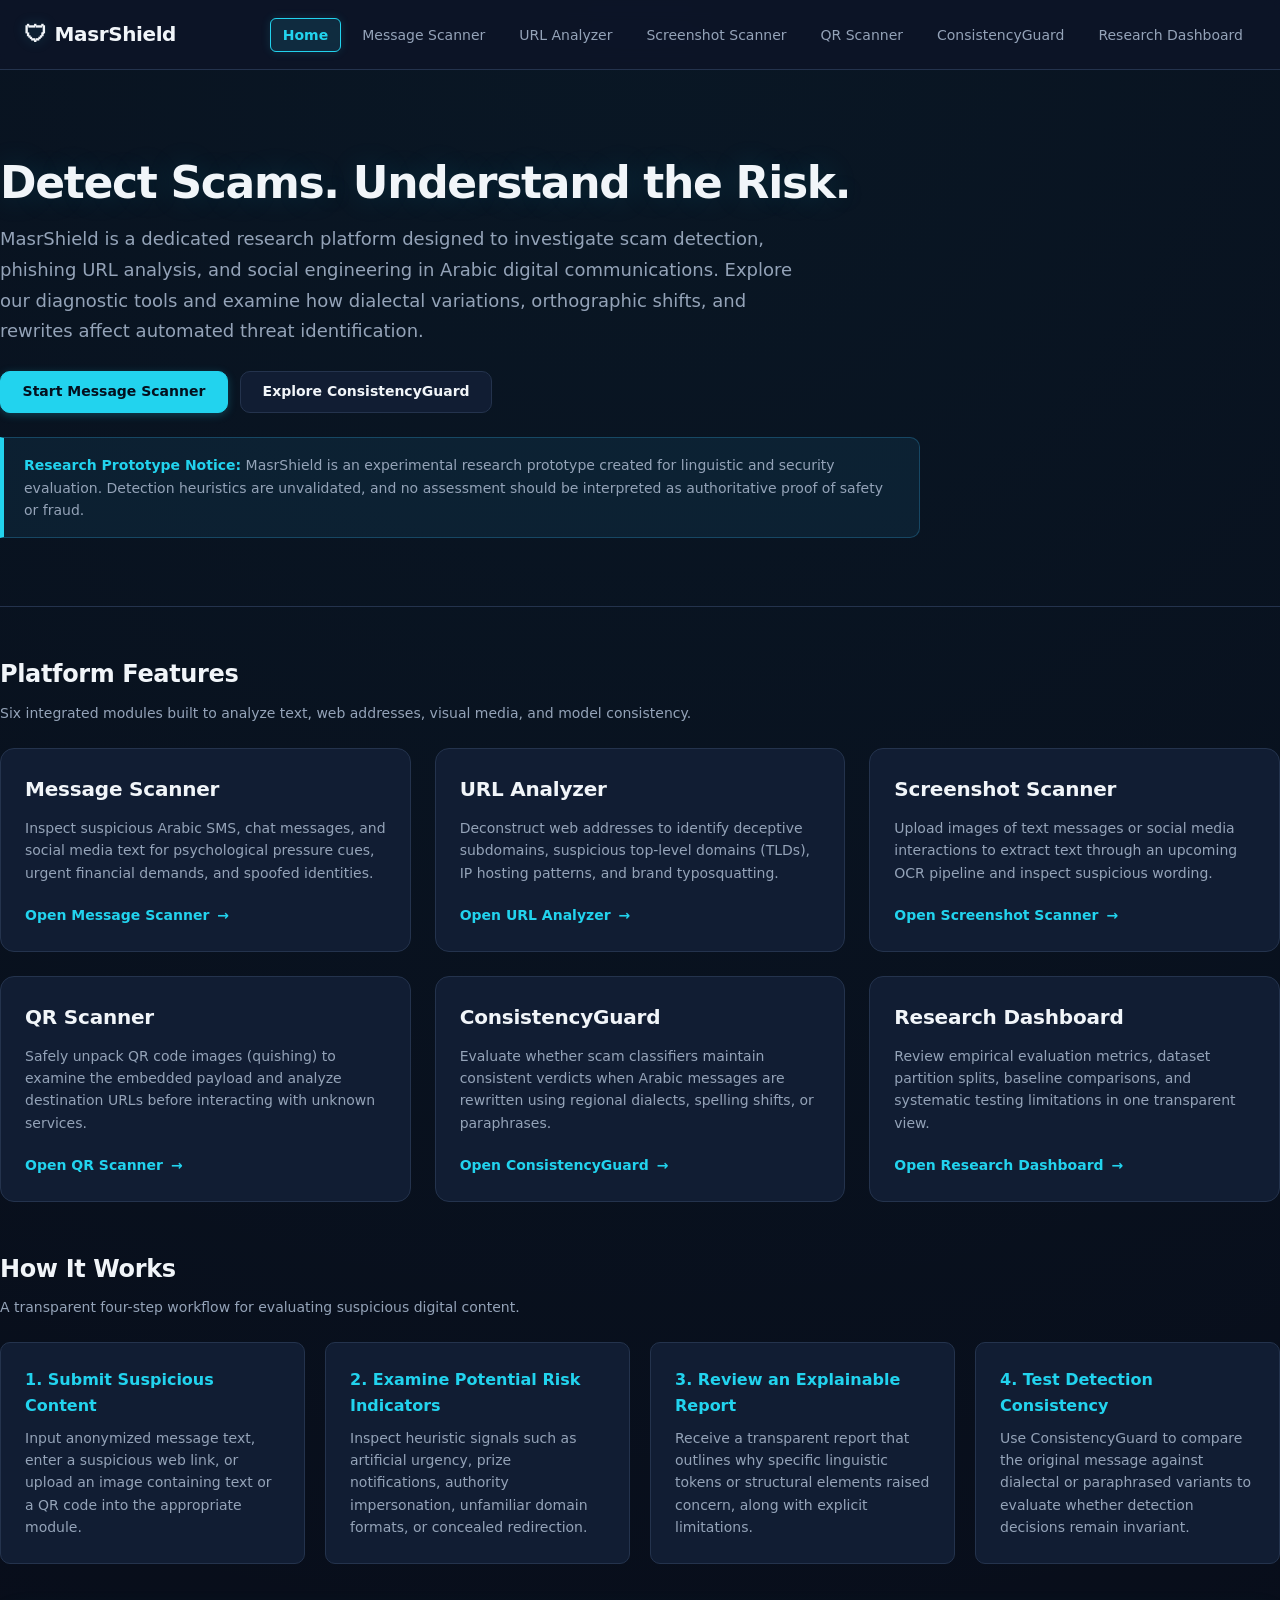
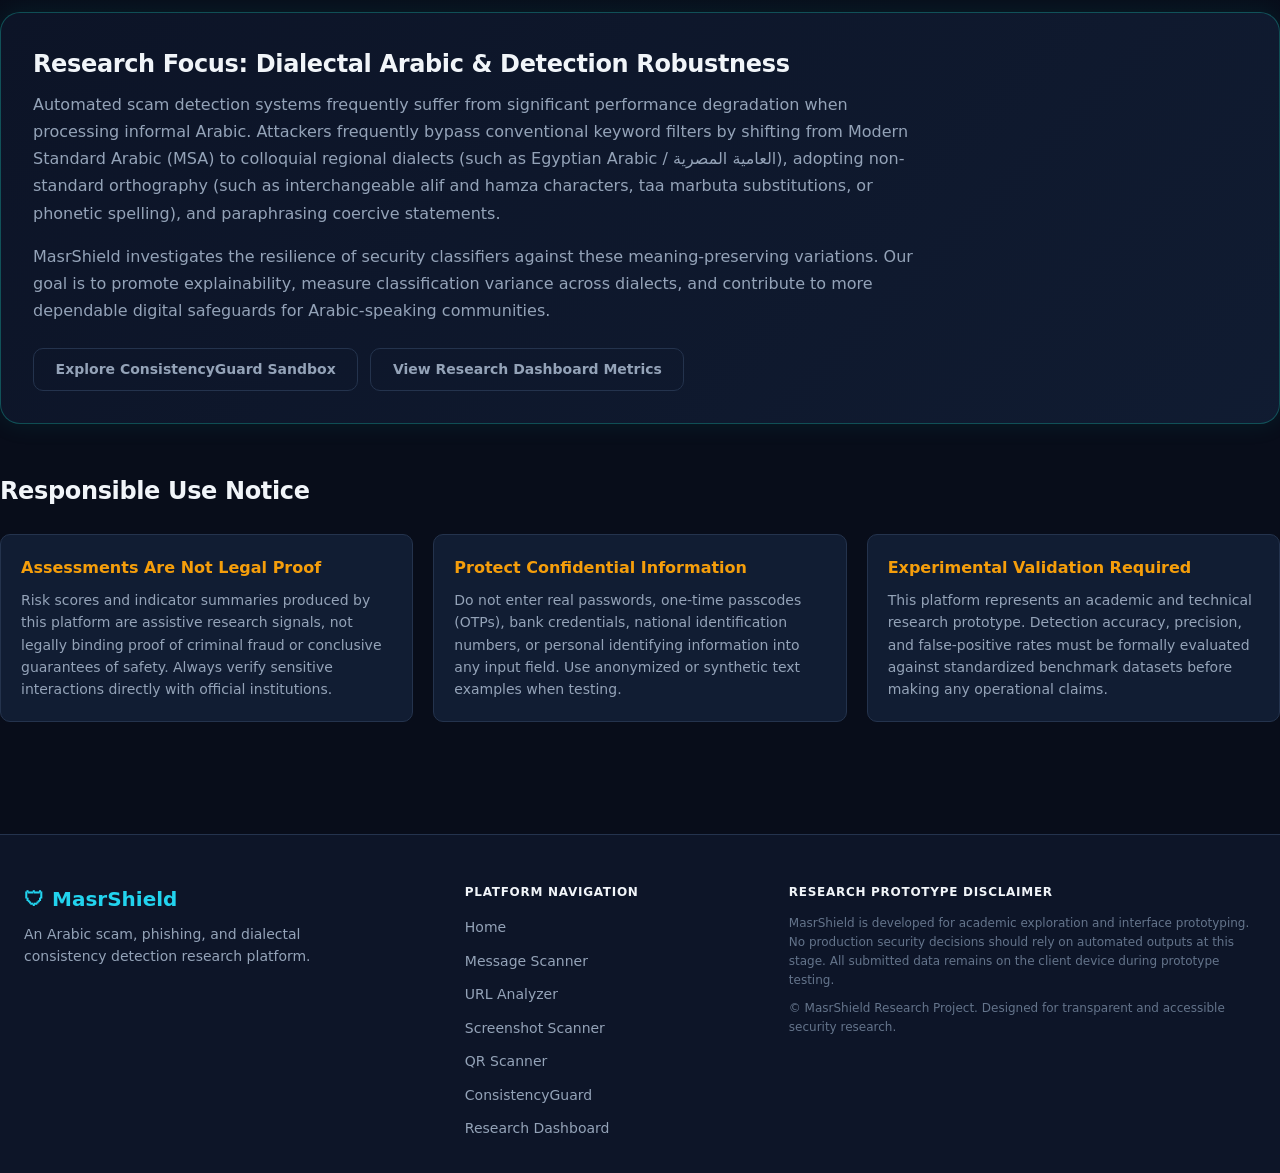
<file: index.html>
<!doctype html>
<html lang="en">
  <head>
    <meta charset="UTF-8" />
    <meta name="viewport" content="width=device-width, initial-scale=1.0" />
    <title>MasrShield — Redirecting…</title>
    <meta
      http-equiv="refresh"
      content="0; url=pages/index.html"
    />
    <script>
      (function () {
        try { window.location.replace("pages/index.html"); } catch (e) {}
      })();
    </script>
  </head>
  <body>
    <p>
      Redirecting to <a href="pages/index.html">MasrShield</a>…
    </p>
  </body>
</html>
</file>
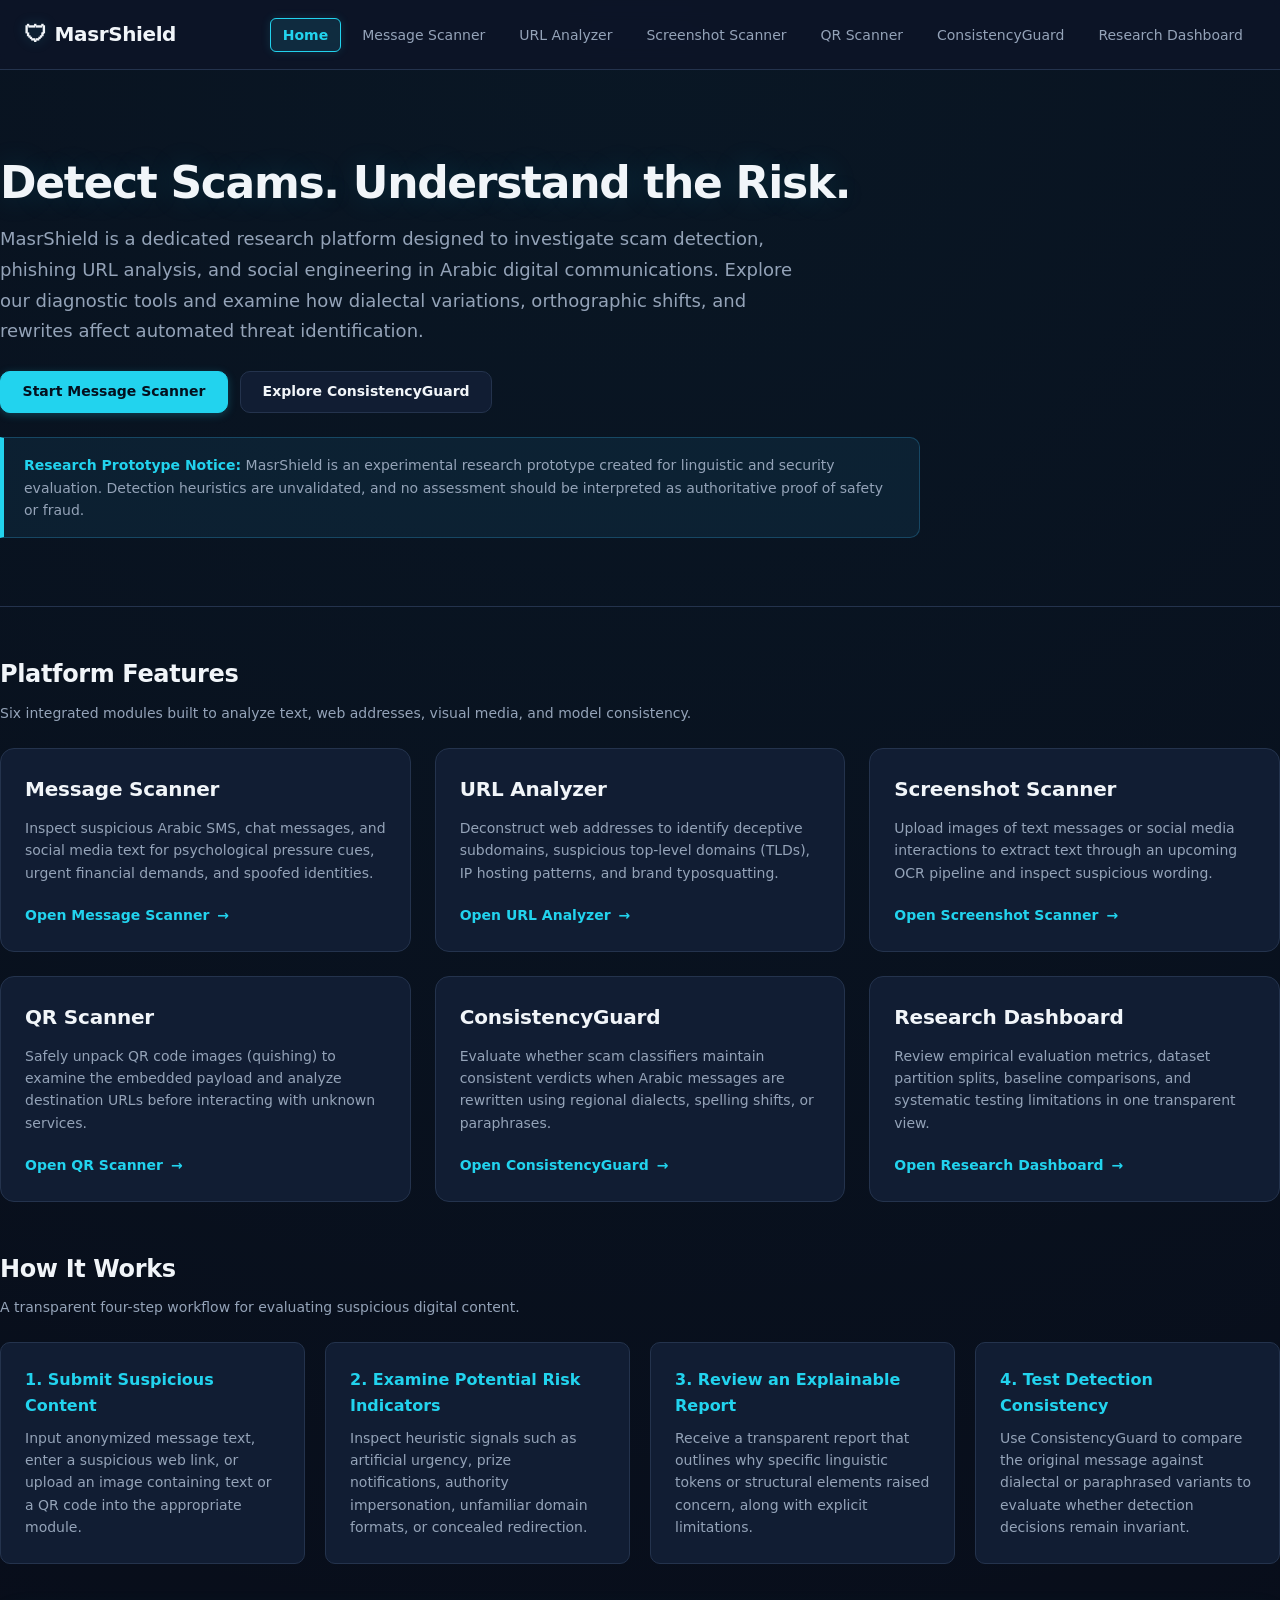
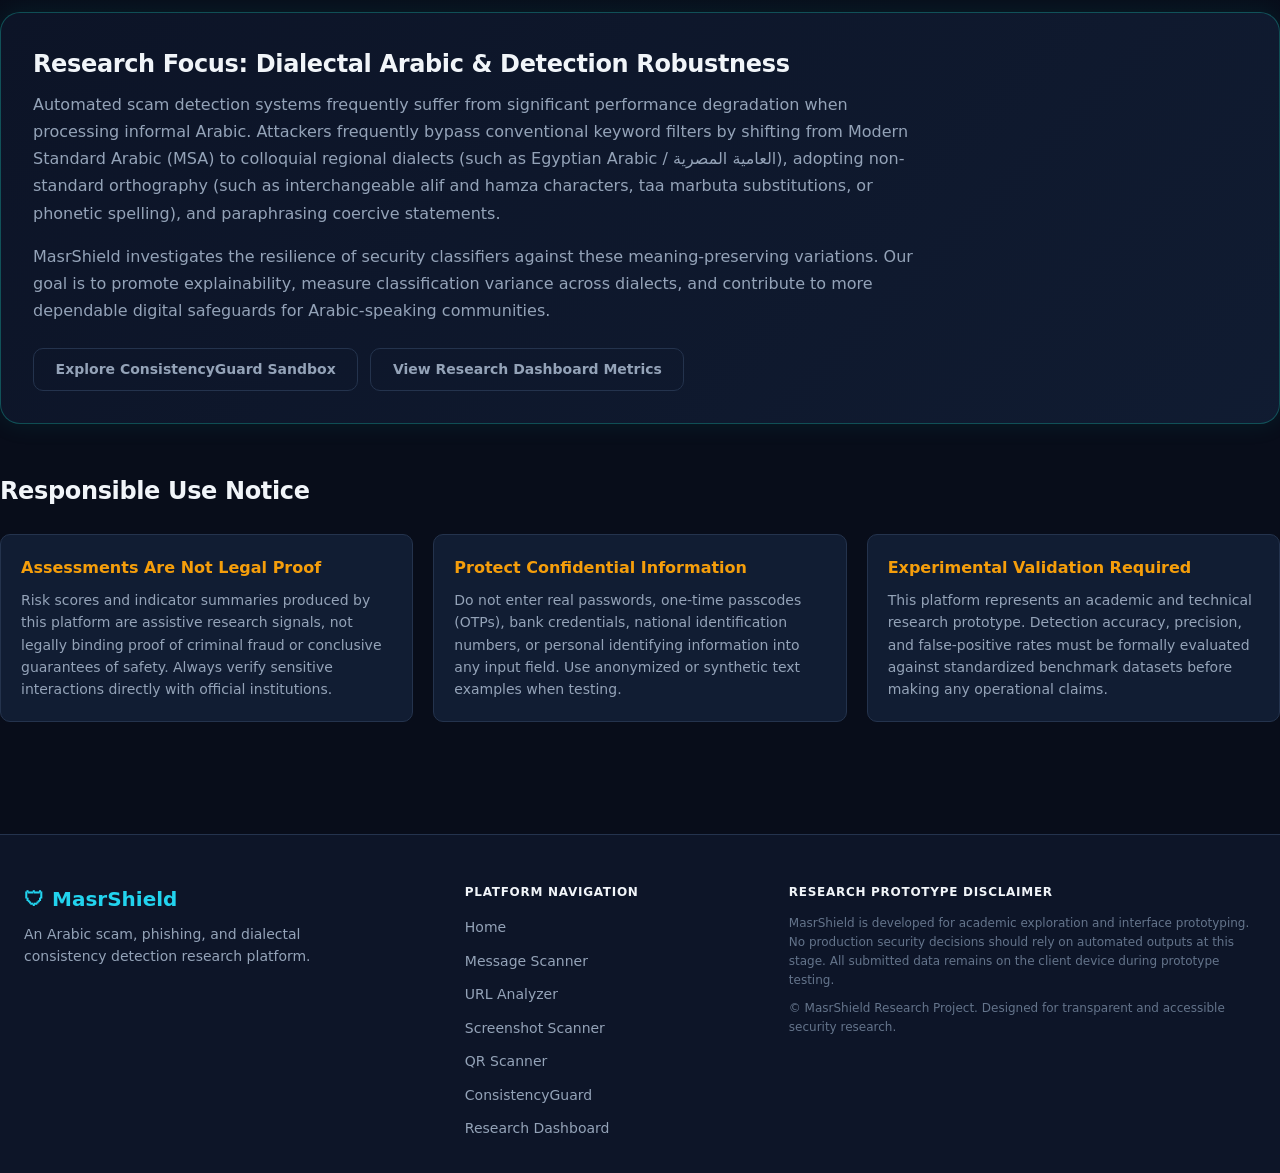
<file: pages/index.html>
<!doctype html>
<html lang="en" dir="ltr">
  <head>
    <meta charset="UTF-8" />
    <meta name="viewport" content="width=device-width, initial-scale=1.0" />
    <title>
      MasrShield — Arabic Scam &amp; Phishing Detection Research Platform
    </title>
    <meta
      name="description"
      content="MasrShield is a front-end research platform evaluating Arabic scam, phishing, and dialectal fraud detection consistency."
    />
    <link rel="stylesheet" href="css/style.css" />
    <link rel="stylesheet" href="css/responsive.css" />
  </head>
  <body>
    <!-- Header and Primary Navigation -->
    <header class="site-header">
      <div class="header-container">
        <a href="index.html" class="site-logo">MasrShield</a>
        <nav class="main-navigation" aria-label="Main Navigation">
          <ul class="nav-list">
            <li class="nav-item">
              <a href="index.html" class="nav-link active" aria-current="page"
                >Home</a
              >
            </li>
            <li class="nav-item">
              <a href="message-scanner.html" class="nav-link"
                >Message Scanner</a
              >
            </li>
            <li class="nav-item">
              <a href="url-analyzer.html" class="nav-link"
                >URL Analyzer</a
              >
            </li>
            <li class="nav-item">
              <a href="screenshot-scanner.html" class="nav-link"
                >Screenshot Scanner</a
              >
            </li>
            <li class="nav-item">
              <a href="qr-scanner.html" class="nav-link">QR Scanner</a>
            </li>
            <li class="nav-item">
              <a href="consistency-guard.html" class="nav-link"
                >ConsistencyGuard</a
              >
            </li>
            <li class="nav-item">
              <a href="research-dashboard.html" class="nav-link"
                >Research Dashboard</a
              >
            </li>
          </ul>
        </nav></div>
    </header>

    <!-- Main Content Landmark -->
    <main class="site-main" id="main-content">
      <!-- Hero Section -->
      <section class="hero-section" id="hero" aria-labelledby="hero-heading">
        <div class="hero-content">
          <h1 id="hero-heading" class="hero-title">
            Detect Scams. Understand the Risk.
          </h1>
          <p class="hero-description">
            MasrShield is a dedicated research platform designed to investigate
            scam detection, phishing URL analysis, and social engineering in
            Arabic digital communications. Explore our diagnostic tools and
            examine how dialectal variations, orthographic shifts, and rewrites
            affect automated threat identification.
          </p>
          <div class="hero-actions">
            <a href="message-scanner.html" class="btn btn-primary"
              >Start Message Scanner</a
            >
            <a href="consistency-guard.html" class="btn btn-secondary"
              >Explore ConsistencyGuard</a
            >
          </div>
          <aside
            class="prototype-notice"
            role="note"
            aria-label="Research Prototype Notice"
          >
            <p class="notice-text">
              <strong>Research Prototype Notice:</strong> MasrShield is an
              experimental research prototype created for linguistic and
              security evaluation. Detection heuristics are unvalidated, and no
              assessment should be interpreted as authoritative proof of safety
              or fraud.
            </p>
          </aside>
        </div>
      </section>

      <!-- Features Overview Section -->
      <section
        class="features-section"
        id="features"
        aria-labelledby="features-heading"
      >
        <header class="section-header">
          <h2 id="features-heading" class="section-title">Platform Features</h2>
          <p class="section-subtitle">
            Six integrated modules built to analyze text, web addresses, visual
            media, and model consistency.
          </p>
        </header>

        <div class="features-grid">
          <!-- Feature 1: Message Scanner -->
          <article class="feature-card" id="feature-message-scanner">
            <h3 class="feature-title">Message Scanner</h3>
            <p class="feature-description">
              Inspect suspicious Arabic SMS, chat messages, and social media
              text for psychological pressure cues, urgent financial demands,
              and spoofed identities.
            </p>
            <a href="message-scanner.html" class="feature-link"
              >Open Message Scanner</a
            >
          </article>

          <!-- Feature 2: URL Analyzer -->
          <article class="feature-card" id="feature-url-analyzer">
            <h3 class="feature-title">URL Analyzer</h3>
            <p class="feature-description">
              Deconstruct web addresses to identify deceptive subdomains,
              suspicious top-level domains (TLDs), IP hosting patterns, and
              brand typosquatting.
            </p>
            <a href="url-analyzer.html" class="feature-link"
              >Open URL Analyzer</a
            >
          </article>

          <!-- Feature 3: Screenshot Scanner -->
          <article class="feature-card" id="feature-screenshot-scanner">
            <h3 class="feature-title">Screenshot Scanner</h3>
            <p class="feature-description">
              Upload images of text messages or social media interactions to
              extract text through an upcoming OCR pipeline and inspect
              suspicious wording.
            </p>
            <a href="screenshot-scanner.html" class="feature-link"
              >Open Screenshot Scanner</a
            >
          </article>

          <!-- Feature 4: QR Scanner -->
          <article class="feature-card" id="feature-qr-scanner">
            <h3 class="feature-title">QR Scanner</h3>
            <p class="feature-description">
              Safely unpack QR code images (quishing) to examine the embedded
              payload and analyze destination URLs before interacting with
              unknown services.
            </p>
            <a href="qr-scanner.html" class="feature-link"
              >Open QR Scanner</a
            >
          </article>

          <!-- Feature 5: ConsistencyGuard -->
          <article class="feature-card" id="feature-consistency-guard">
            <h3 class="feature-title">ConsistencyGuard</h3>
            <p class="feature-description">
              Evaluate whether scam classifiers maintain consistent verdicts
              when Arabic messages are rewritten using regional dialects,
              spelling shifts, or paraphrases.
            </p>
            <a href="consistency-guard.html" class="feature-link"
              >Open ConsistencyGuard</a
            >
          </article>

          <!-- Feature 6: Research Dashboard -->
          <article class="feature-card" id="feature-research-dashboard">
            <h3 class="feature-title">Research Dashboard</h3>
            <p class="feature-description">
              Review empirical evaluation metrics, dataset partition splits,
              baseline comparisons, and systematic testing limitations in one
              transparent view.
            </p>
            <a href="research-dashboard.html" class="feature-link"
              >Open Research Dashboard</a
            >
          </article>
        </div>
      </section>

      <!-- How It Works Section -->
      <section
        class="how-it-works-section"
        id="how-it-works"
        aria-labelledby="how-it-works-heading"
      >
        <header class="section-header">
          <h2 id="how-it-works-heading" class="section-title">How It Works</h2>
          <p class="section-subtitle">
            A transparent four-step workflow for evaluating suspicious digital
            content.
          </p>
        </header>

        <ol class="workflow-steps">
          <li class="workflow-step">
            <h3 class="step-title">1. Submit Suspicious Content</h3>
            <p class="step-description">
              Input anonymized message text, enter a suspicious web link, or
              upload an image containing text or a QR code into the appropriate
              module.
            </p>
          </li>
          <li class="workflow-step">
            <h3 class="step-title">2. Examine Potential Risk Indicators</h3>
            <p class="step-description">
              Inspect heuristic signals such as artificial urgency, prize
              notifications, authority impersonation, unfamiliar domain formats,
              or concealed redirection.
            </p>
          </li>
          <li class="workflow-step">
            <h3 class="step-title">3. Review an Explainable Report</h3>
            <p class="step-description">
              Receive a transparent report that outlines why specific linguistic
              tokens or structural elements raised concern, along with explicit
              limitations.
            </p>
          </li>
          <li class="workflow-step">
            <h3 class="step-title">4. Test Detection Consistency</h3>
            <p class="step-description">
              Use ConsistencyGuard to compare the original message against
              dialectal or paraphrased variants to evaluate whether detection
              decisions remain invariant.
            </p>
          </li>
        </ol>
      </section>

      <!-- Research Focus Section -->
      <section
        class="research-focus-section"
        id="research-focus"
        aria-labelledby="research-focus-heading"
      >
        <div class="research-focus-container">
          <h2 id="research-focus-heading" class="section-title">
            Research Focus: Dialectal Arabic &amp; Detection Robustness
          </h2>
          <p class="research-text">
            Automated scam detection systems frequently suffer from significant
            performance degradation when processing informal Arabic. Attackers
            frequently bypass conventional keyword filters by shifting from
            Modern Standard Arabic (MSA) to colloquial regional dialects (such
            as Egyptian Arabic / العامية المصرية), adopting non-standard
            orthography (such as interchangeable alif and hamza characters, taa
            marbuta substitutions, or phonetic spelling), and paraphrasing
            coercive statements.
          </p>
          <p class="research-text">
            MasrShield investigates the resilience of security classifiers
            against these meaning-preserving variations. Our goal is to promote
            explainability, measure classification variance across dialects, and
            contribute to more dependable digital safeguards for Arabic-speaking
            communities.
          </p>
          <div class="research-links">
            <a href="consistency-guard.html" class="btn btn-outline"
              >Explore ConsistencyGuard Sandbox</a
            >
            <a href="research-dashboard.html" class="btn btn-outline"
              >View Research Dashboard Metrics</a
            >
          </div>
        </div>
      </section>

      <!-- Responsible Use Notice Section -->
      <section
        class="responsible-use-section"
        id="responsible-use"
        aria-labelledby="responsible-use-heading"
      >
        <div class="responsible-use-container">
          <h2 id="responsible-use-heading" class="section-title">
            Responsible Use Notice
          </h2>
          <div class="notice-points">
            <article class="notice-point">
              <h3 class="notice-point-title">
                Assessments Are Not Legal Proof
              </h3>
              <p class="notice-point-text">
                Risk scores and indicator summaries produced by this platform
                are assistive research signals, not legally binding proof of
                criminal fraud or conclusive guarantees of safety. Always verify
                sensitive interactions directly with official institutions.
              </p>
            </article>
            <article class="notice-point">
              <h3 class="notice-point-title">
                Protect Confidential Information
              </h3>
              <p class="notice-point-text">
                Do not enter real passwords, one-time passcodes (OTPs), bank
                credentials, national identification numbers, or personal
                identifying information into any input field. Use anonymized or
                synthetic text examples when testing.
              </p>
            </article>
            <article class="notice-point">
              <h3 class="notice-point-title">
                Experimental Validation Required
              </h3>
              <p class="notice-point-text">
                This platform represents an academic and technical research
                prototype. Detection accuracy, precision, and false-positive
                rates must be formally evaluated against standardized benchmark
                datasets before making any operational claims.
              </p>
            </article>
          </div>
        </div>
      </section>
    </main>

    <!-- Global Footer -->
    <footer class="site-footer">
      <div class="footer-container">
        <div class="footer-brand">
          <p class="footer-logo">MasrShield</p>
          <p class="footer-tagline">
            An Arabic scam, phishing, and dialectal consistency detection
            research platform.
          </p>
        </div>

        <nav class="footer-navigation" aria-label="Footer Navigation">
          <h3 class="footer-heading">Platform Navigation</h3>
          <ul class="footer-nav-list">
            <li><a href="index.html" class="footer-link">Home</a></li>
            <li>
              <a href="message-scanner.html" class="footer-link"
                >Message Scanner</a
              >
            </li>
            <li>
              <a href="url-analyzer.html" class="footer-link"
                >URL Analyzer</a
              >
            </li>
            <li>
              <a href="screenshot-scanner.html" class="footer-link"
                >Screenshot Scanner</a
              >
            </li>
            <li>
              <a href="qr-scanner.html" class="footer-link">QR Scanner</a>
            </li>
            <li>
              <a href="consistency-guard.html" class="footer-link"
                >ConsistencyGuard</a
              >
            </li>
            <li>
              <a href="research-dashboard.html" class="footer-link"
                >Research Dashboard</a
              >
            </li>
          </ul>
        </nav>

        <div class="footer-meta">
          <h3 class="footer-heading">Research Prototype Disclaimer</h3>
          <p class="disclaimer-text">
            MasrShield is developed for academic exploration and interface
            prototyping. No production security decisions should rely on
            automated outputs at this stage. All submitted data remains on the
            client device during prototype testing.
          </p>
          <p class="copyright-text">
            &copy; MasrShield Research Project. Designed for transparent and
            accessible security research.
          </p>
        </div>
      </div>
    </footer>
  <script src="js/app.js" defer></script>
</body>
</html>
</file>
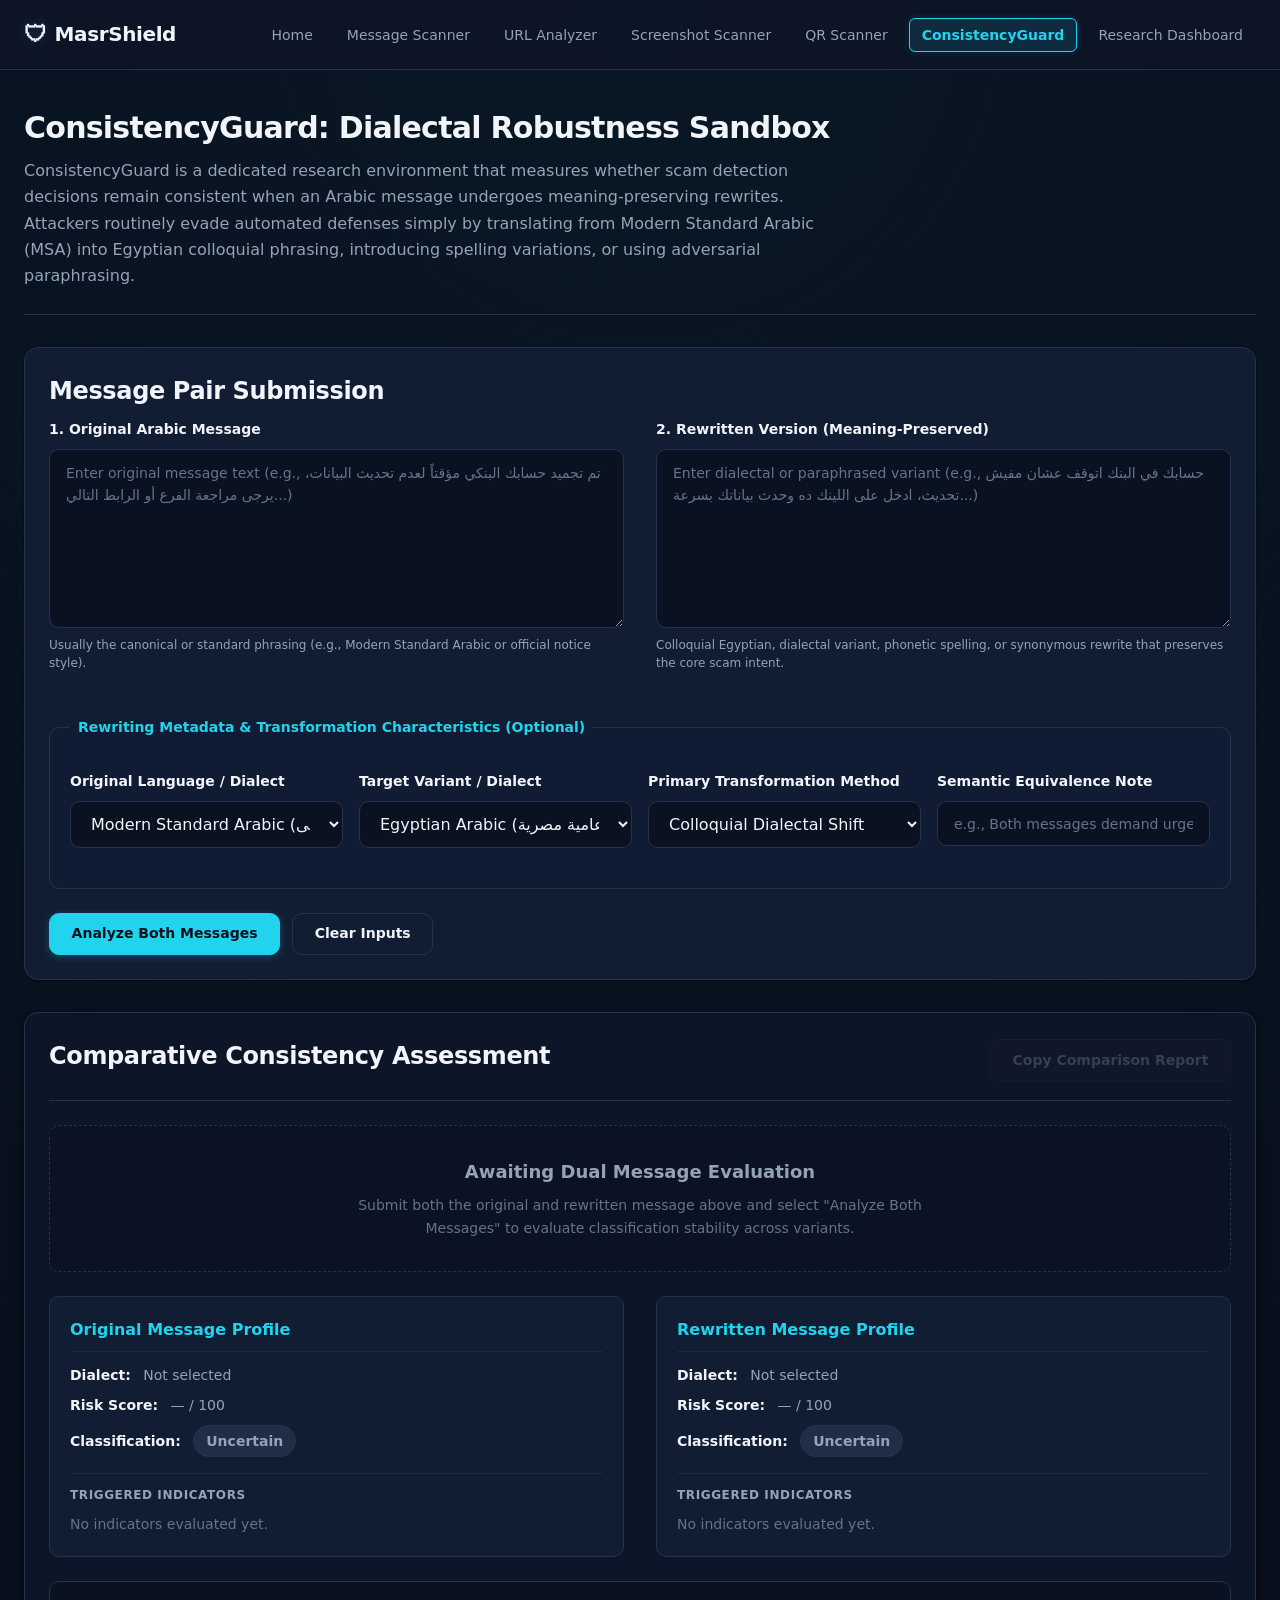
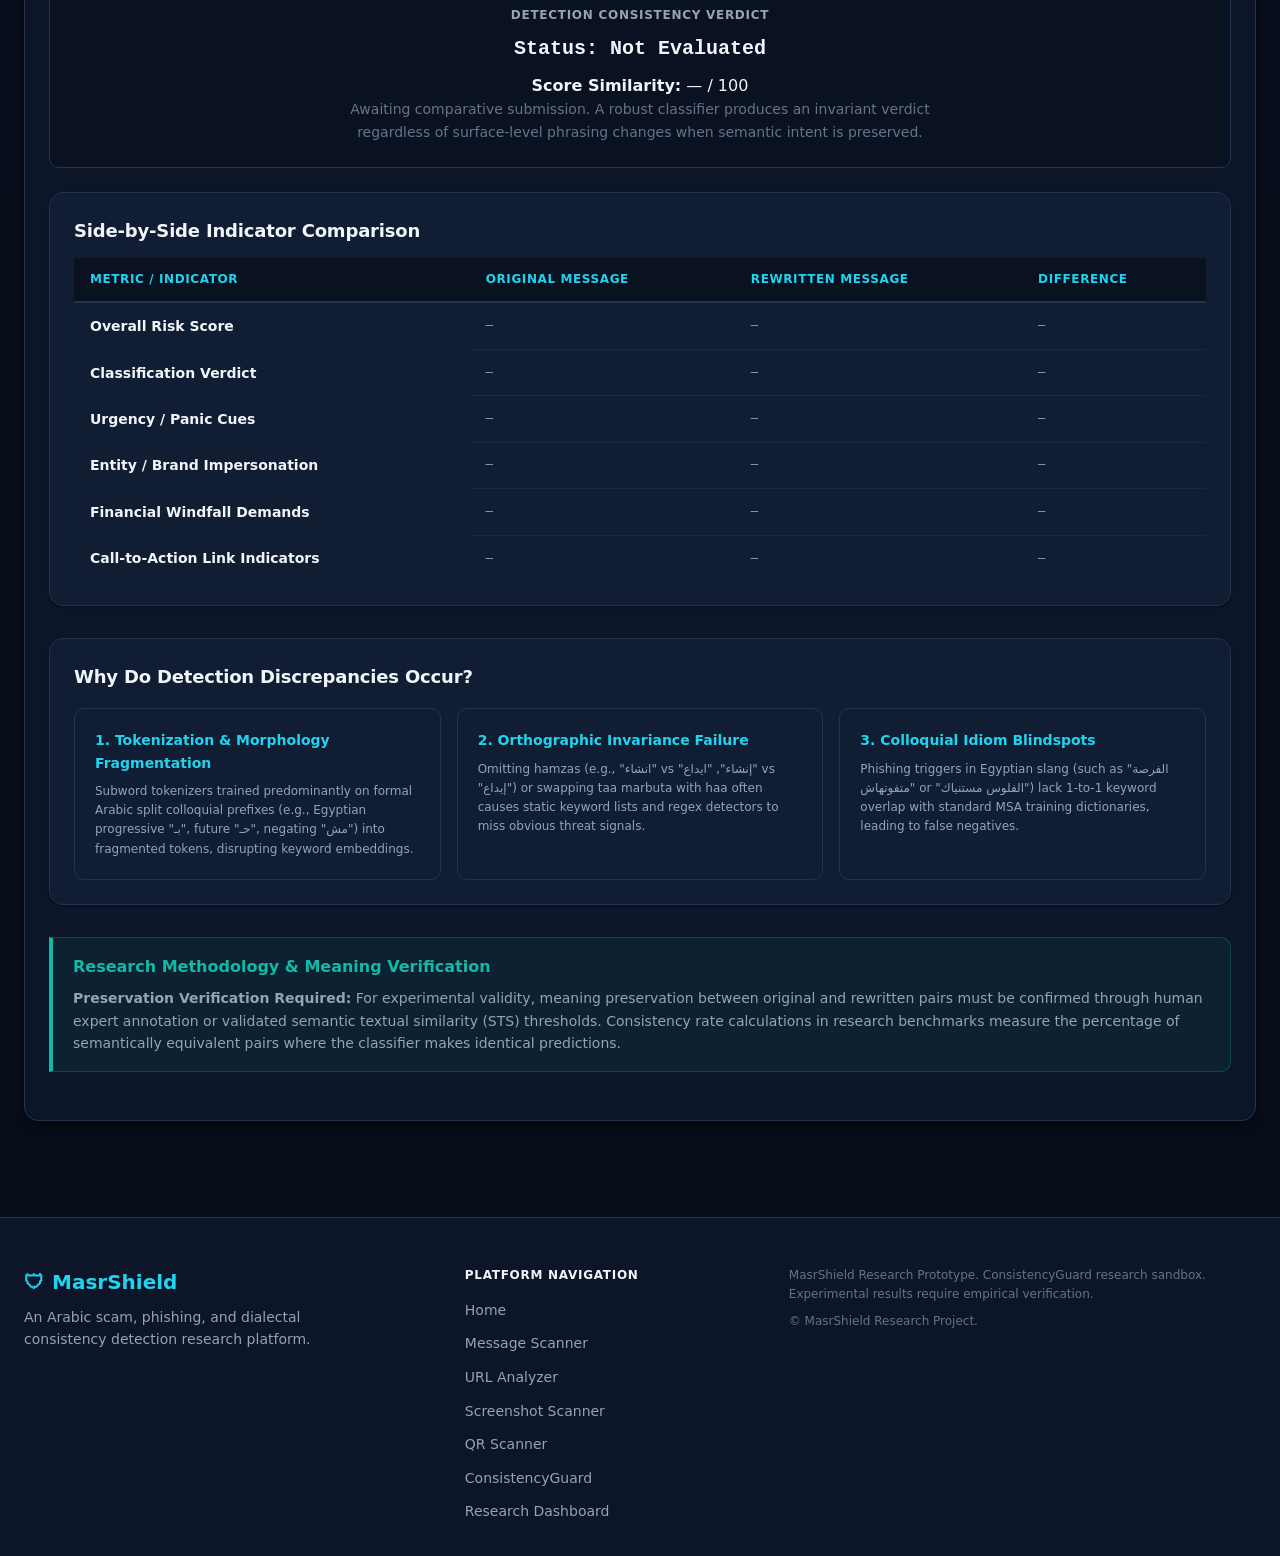
<file: pages/consistency-guard.html>
<!DOCTYPE html>
<html lang="en" dir="ltr">
<head>
  <meta charset="UTF-8">
  <meta name="viewport" content="width=device-width, initial-scale=1.0">
  <title>ConsistencyGuard — MasrShield Research Platform</title>
  <meta name="description" content="Evaluate whether scam detection algorithms maintain consistent classification when Arabic messages are rewritten with dialectal variations and paraphrases.">
  <link rel="stylesheet" href="css/style.css">
  <link rel="stylesheet" href="css/responsive.css">
</head>
<body>
  <!-- Header and Primary Navigation -->
  <header class="site-header">
    <div class="header-container">
      <a href="index.html" class="site-logo">MasrShield</a>
      <nav class="main-navigation" aria-label="Main Navigation">
        <ul class="nav-list">
          <li class="nav-item"><a href="index.html" class="nav-link">Home</a></li>
          <li class="nav-item"><a href="message-scanner.html" class="nav-link">Message Scanner</a></li>
          <li class="nav-item"><a href="url-analyzer.html" class="nav-link">URL Analyzer</a></li>
          <li class="nav-item"><a href="screenshot-scanner.html" class="nav-link">Screenshot Scanner</a></li>
          <li class="nav-item"><a href="qr-scanner.html" class="nav-link">QR Scanner</a></li>
          <li class="nav-item"><a href="consistency-guard.html" class="nav-link active" aria-current="page">ConsistencyGuard</a></li>
          <li class="nav-item"><a href="research-dashboard.html" class="nav-link">Research Dashboard</a></li>
        </ul>
      </nav></div>
  </header>

  <!-- Main Content Landmark -->
  <main class="site-main" id="main-content">
    <div class="page-container">
      <!-- Page Header & Research Objective -->
      <header class="page-header">
        <h1 class="page-title">ConsistencyGuard: Dialectal Robustness Sandbox</h1>
        <p class="page-intro">
          ConsistencyGuard is a dedicated research environment that measures whether scam detection decisions remain consistent when an Arabic message undergoes meaning-preserving rewrites. Attackers routinely evade automated defenses simply by translating from Modern Standard Arabic (MSA) into Egyptian colloquial phrasing, introducing spelling variations, or using adversarial paraphrasing.
        </p>
      </header>

      <!-- Dual Message Input Section -->
      <section class="consistency-input-section" aria-labelledby="comparison-input-heading">
        <h2 id="comparison-input-heading" class="section-title">Message Pair Submission</h2>

        <form id="consistency-form" class="scanner-form">
          <div class="dual-inputs-grid">
            <!-- Original Message Input -->
            <div class="form-group">
              <label for="original-message" class="form-label">1. Original Arabic Message</label>
              <textarea 
                id="original-message" 
                name="originalMessage" 
                class="form-textarea" 
                rows="6" 
                cols="40" 
                placeholder="Enter original message text (e.g., تم تجميد حسابك البنكي مؤقتاً لعدم تحديث البيانات، يرجى مراجعة الفرع أو الرابط التالي...)"
                aria-describedby="original-note"></textarea>
              <p id="original-note" class="form-help-text">
                Usually the canonical or standard phrasing (e.g., Modern Standard Arabic or official notice style).
              </p>
            </div>

            <!-- Rewritten Message Input -->
            <div class="form-group">
              <label for="rewritten-message" class="form-label">2. Rewritten Version (Meaning-Preserved)</label>
              <textarea 
                id="rewritten-message" 
                name="rewrittenMessage" 
                class="form-textarea" 
                rows="6" 
                cols="40" 
                placeholder="Enter dialectal or paraphrased variant (e.g., حسابك في البنك اتوقف عشان مفيش تحديث، ادخل على اللينك ده وحدث بياناتك بسرعة...)"
                aria-describedby="rewrite-note"></textarea>
              <p id="rewrite-note" class="form-help-text">
                Colloquial Egyptian, dialectal variant, phonetic spelling, or synonymous rewrite that preserves the core scam intent.
              </p>
            </div>
          </div>

          <!-- Metadata & Transformation Options -->
          <fieldset class="metadata-fieldset">
            <legend class="fieldset-legend">Rewriting Metadata &amp; Transformation Characteristics (Optional)</legend>
            <div class="metadata-grid">
              <div class="form-group">
                <label for="source-dialect" class="form-label">Original Language / Dialect</label>
                <select id="source-dialect" name="sourceDialect" class="form-select">
                  <option value="msa" selected>Modern Standard Arabic (فصحى)</option>
                  <option value="egyptian">Egyptian Arabic (عامية مصرية)</option>
                  <option value="gulf">Gulf Arabic (خليجي)</option>
                  <option value="levantine">Levantine Arabic (شامي)</option>
                  <option value="maghrebi">North African / Maghrebi (مغاربي)</option>
                  <option value="other">Other / Mixed</option>
                </select>
              </div>

              <div class="form-group">
                <label for="target-dialect" class="form-label">Target Variant / Dialect</label>
                <select id="target-dialect" name="targetDialect" class="form-select">
                  <option value="egyptian" selected>Egyptian Arabic (عامية مصرية)</option>
                  <option value="msa">Modern Standard Arabic (فصحى)</option>
                  <option value="gulf">Gulf Arabic (خليجي)</option>
                  <option value="levantine">Levantine Arabic (شامي)</option>
                  <option value="maghrebi">North African / Maghrebi (مغاربي)</option>
                  <option value="other">Other / Mixed</option>
                </select>
              </div>

              <div class="form-group">
                <label for="transformation-type" class="form-label">Primary Transformation Method</label>
                <select id="transformation-type" name="transformationType" class="form-select">
                  <option value="dialectal-shift" selected>Colloquial Dialectal Shift</option>
                  <option value="orthographic-shift">Orthographic / Spelling Variation (Hamza / Taa Marbuta)</option>
                  <option value="synonym-substitution">Adversarial Synonym Substitution</option>
                  <option value="phonetic-slang">Phonetic Spelling &amp; Slang Injections</option>
                  <option value="llm-paraphrase">Machine-Generated / LLM Paraphrase</option>
                </select>
              </div>

              <div class="form-group">
                <label for="semantic-verification-note" class="form-label">Semantic Equivalence Note</label>
                <input 
                  type="text" 
                  id="semantic-verification-note" 
                  name="semanticNote" 
                  class="form-input" 
                  placeholder="e.g., Both messages demand urgent credential updates under bank suspension threat.">
              </div>
            </div>
          </fieldset>

          <div id="consistency-error-message" class="form-error-message" style="display:none;" role="alert"></div>
            <div class="form-actions">
            <button type="button" id="analyze-both-btn" class="btn btn-primary">Analyze Both Messages</button>
            <button type="reset" id="clear-consistency-btn" class="btn btn-secondary">Clear Inputs</button>
          </div>
        </form>
      </section>

      <!-- Comparison Results Section (Initially Empty State) -->
      <section class="results-section" id="comparison-results" aria-labelledby="comparison-heading" aria-live="polite">
        <header class="results-header">
          <h2 id="comparison-heading" class="section-title">Comparative Consistency Assessment</h2>
          <div class="report-actions">
            <button type="button" id="copy-comparison-btn" class="btn btn-outline" disabled>Copy Comparison Report</button>
          </div>
        </header>

        <!-- Initial Empty State Placeholder -->
        <div class="empty-state-card" id="consistency-empty-state">
          <p class="empty-state-title">Awaiting Dual Message Evaluation</p>
          <p class="empty-state-description">
            Submit both the original and rewritten message above and select "Analyze Both Messages" to evaluate classification stability across variants.
          </p>
        </div>

        <!-- Separate Profile Placeholders for Original and Rewritten Messages -->
        <div class="dual-profiles-grid">
          <!-- Profile A: Original Message -->
          <article class="profile-card" id="original-profile">
            <h3 class="profile-title">Original Message Profile</h3>
            <p class="profile-meta"><strong>Dialect:</strong> <span id="summary-original-dialect">Not selected</span></p>
            <p class="profile-meta"><strong>Risk Score:</strong> <span id="summary-original-score">— / 100</span></p>
            <p class="profile-meta"><strong>Classification:</strong> <span class="classification-badge" id="summary-original-class">Uncertain</span></p>
            <div class="profile-indicators">
              <h4 class="profile-subtitle">Triggered Indicators</h4>
              <p class="empty-state-text">No indicators evaluated yet.</p>
            </div>
          </article>

          <!-- Profile B: Rewritten Message -->
          <article class="profile-card" id="rewritten-profile">
            <h3 class="profile-title">Rewritten Message Profile</h3>
            <p class="profile-meta"><strong>Dialect:</strong> <span id="summary-rewritten-dialect">Not selected</span></p>
            <p class="profile-meta"><strong>Risk Score:</strong> <span id="summary-rewritten-score">— / 100</span></p>
            <p class="profile-meta"><strong>Classification:</strong> <span class="classification-badge" id="summary-rewritten-class">Uncertain</span></p>
            <div class="profile-indicators">
              <h4 class="profile-subtitle">Triggered Indicators</h4>
              <p class="empty-state-text">No indicators evaluated yet.</p>
            </div>
          </article>
        </div>

        <!-- Consistency Verdict Placeholder -->
        <div class="consistency-status-card" id="consistency-status-box">
          <h3 class="status-title">Detection Consistency Verdict</h3>
          <p class="status-value" id="consistency-verdict">Status: Not Evaluated</p>
        <p class="status-meta"><strong>Score Similarity:</strong> <span id="score-similarity-value">—</span> / 100</p>
          <p class="status-description" id="consistency-verdict-desc">
            Awaiting comparative submission. A robust classifier produces an invariant verdict regardless of surface-level phrasing changes when semantic intent is preserved.
          </p>
        </div>

        <!-- Comparison Metrics Table -->
        <section class="comparison-table-section" aria-labelledby="table-heading">
          <h3 id="table-heading" class="subsection-title">Side-by-Side Indicator Comparison</h3>
          
          <table class="data-table" id="consistency-comparison-table">
            <caption class="sr-only">Side-by-side indicator comparison between original and rewritten messages</caption>
            <thead>
              <tr>
                <th scope="col">Metric / Indicator</th>
                <th scope="col">Original Message</th>
                <th scope="col">Rewritten Message</th>
                <th scope="col">Difference</th>
              </tr>
            </thead>
            <tbody>
              <tr>
                <th scope="row">Overall Risk Score</th>
                <td class="placeholder-cell" id="comp-score-orig">—</td>
                <td class="placeholder-cell" id="comp-score-rew">—</td>
                <td class="placeholder-cell" id="comp-score-diff">—</td>
              </tr>
              <tr>
                <th scope="row">Classification Verdict</th>
                <td class="placeholder-cell" id="comp-class-orig">—</td>
                <td class="placeholder-cell" id="comp-class-rew">—</td>
                <td class="placeholder-cell" id="comp-class-diff">—</td>
              </tr>
              <tr>
                <th scope="row">Urgency / Panic Cues</th>
                <td class="placeholder-cell" id="comp-urgency-orig">—</td>
                <td class="placeholder-cell" id="comp-urgency-rew">—</td>
                <td class="placeholder-cell" id="comp-urgency-diff">—</td>
              </tr>
              <tr>
                <th scope="row">Entity / Brand Impersonation</th>
                <td class="placeholder-cell" id="comp-impersonation-orig">—</td>
                <td class="placeholder-cell" id="comp-impersonation-rew">—</td>
                <td class="placeholder-cell" id="comp-impersonation-diff">—</td>
              </tr>
              <tr>
                <th scope="row">Financial Windfall Demands</th>
                <td class="placeholder-cell" id="comp-financial-orig">—</td>
                <td class="placeholder-cell" id="comp-financial-rew">—</td>
                <td class="placeholder-cell" id="comp-financial-diff">—</td>
              </tr>
              <tr>
                <th scope="row">Call-to-Action Link Indicators</th>
                <td class="placeholder-cell" id="comp-cta-orig">—</td>
                <td class="placeholder-cell" id="comp-cta-rew">—</td>
                <td class="placeholder-cell" id="comp-cta-diff">—</td>
              </tr>
            </tbody>
          </table>
        </section>

        <!-- Explaining Changes in Detected Indicators -->
        <section class="indicators-shift-section" aria-labelledby="shift-heading">
          <h3 id="shift-heading" class="subsection-title">Why Do Detection Discrepancies Occur?</h3>
          <div class="shift-reasons-grid">
            <article class="shift-card">
              <h4 class="shift-title">1. Tokenization &amp; Morphology Fragmentation</h4>
              <p class="shift-text">
                Subword tokenizers trained predominantly on formal Arabic split colloquial prefixes (e.g., Egyptian progressive "بـ", future "حـ", negating "مش") into fragmented tokens, disrupting keyword embeddings.
              </p>
            </article>
            <article class="shift-card">
              <h4 class="shift-title">2. Orthographic Invariance Failure</h4>
              <p class="shift-text">
                Omitting hamzas (e.g., "انشاء" vs "إنشاء", "ايداع" vs "إيداع") or swapping taa marbuta with haa often causes static keyword lists and regex detectors to miss obvious threat signals.
              </p>
            </article>
            <article class="shift-card">
              <h4 class="shift-title">3. Colloquial Idiom Blindspots</h4>
              <p class="shift-text">
                Phishing triggers in Egyptian slang (such as "الفرصة متفوتهاش" or "الفلوس مستنياك") lack 1-to-1 keyword overlap with standard MSA training dictionaries, leading to false negatives.
              </p>
            </article>
          </div>
        </section>

        <!-- Research Methodology Note -->
        <aside class="research-note-box">
          <h3 class="note-title">Research Methodology &amp; Meaning Verification</h3>
          <p class="note-text">
            <strong>Preservation Verification Required:</strong> For experimental validity, meaning preservation between original and rewritten pairs must be confirmed through human expert annotation or validated semantic textual similarity (STS) thresholds. Consistency rate calculations in research benchmarks measure the percentage of semantically equivalent pairs where the classifier makes identical predictions.
          </p>
        </aside>
      </section>
    </div>
  </main>

  <!-- Global Footer -->
  <footer class="site-footer">
    <div class="footer-container">
      <div class="footer-brand">
        <p class="footer-logo">MasrShield</p>
        <p class="footer-tagline">
          An Arabic scam, phishing, and dialectal consistency detection research platform.
        </p>
      </div>

      <nav class="footer-navigation" aria-label="Footer Navigation">
        <h3 class="footer-heading">Platform Navigation</h3>
        <ul class="footer-nav-list">
          <li><a href="index.html" class="footer-link">Home</a></li>
          <li><a href="message-scanner.html" class="footer-link">Message Scanner</a></li>
          <li><a href="url-analyzer.html" class="footer-link">URL Analyzer</a></li>
          <li><a href="screenshot-scanner.html" class="footer-link">Screenshot Scanner</a></li>
          <li><a href="qr-scanner.html" class="footer-link">QR Scanner</a></li>
          <li><a href="consistency-guard.html" class="footer-link">ConsistencyGuard</a></li>
          <li><a href="research-dashboard.html" class="footer-link">Research Dashboard</a></li>
        </ul>
      </nav>

      <div class="footer-meta">
        <p class="disclaimer-text">
          MasrShield Research Prototype. ConsistencyGuard research sandbox. Experimental results require empirical verification.
        </p>
        <p class="copyright-text">
          &copy; MasrShield Research Project.
        </p>
      </div>
    </div>
  </footer>
  <!-- ConsistencyGuard Scripts -->
  <script src="js/clipboard.js" defer></script>
  <script src="js/riskEngine.js" defer></script>
  <script src="js/consistencyGuard.js" defer></script>
<script src="js/app.js" defer></script>
</body>
</html>
</file>
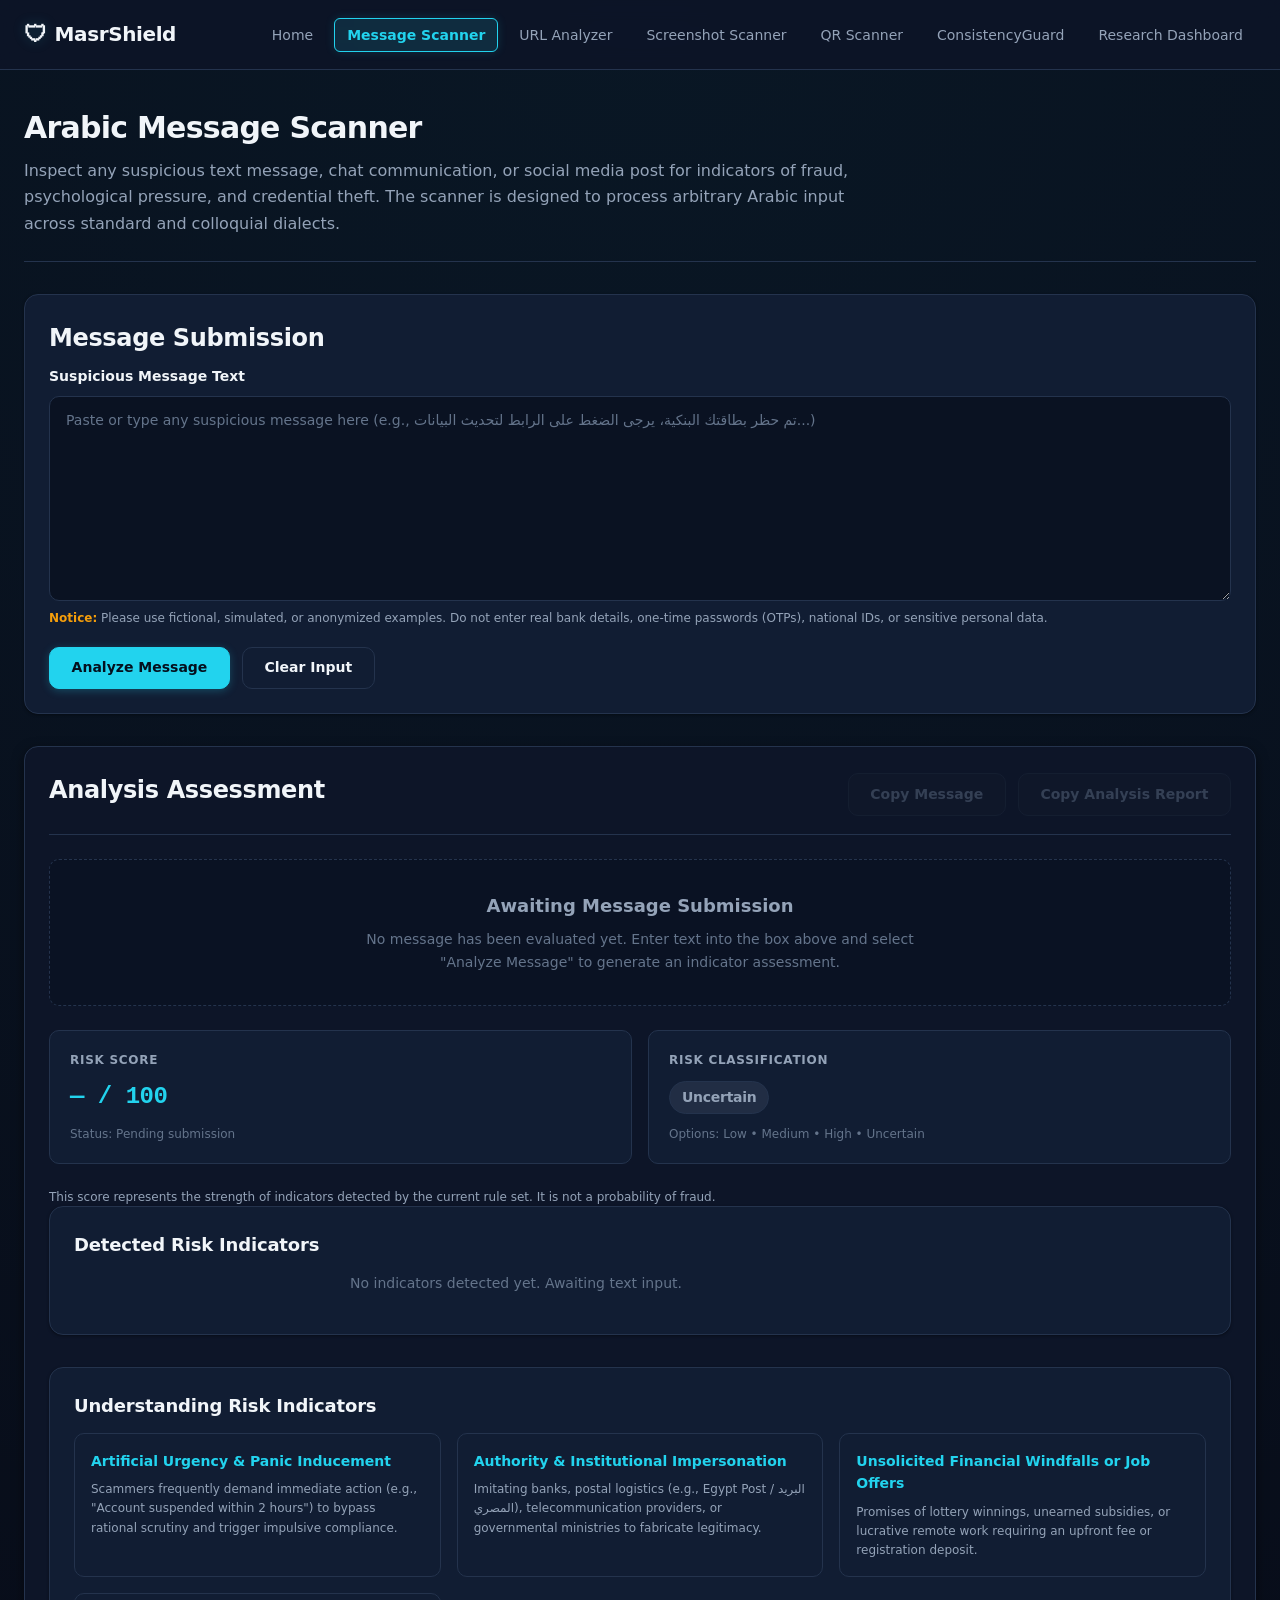
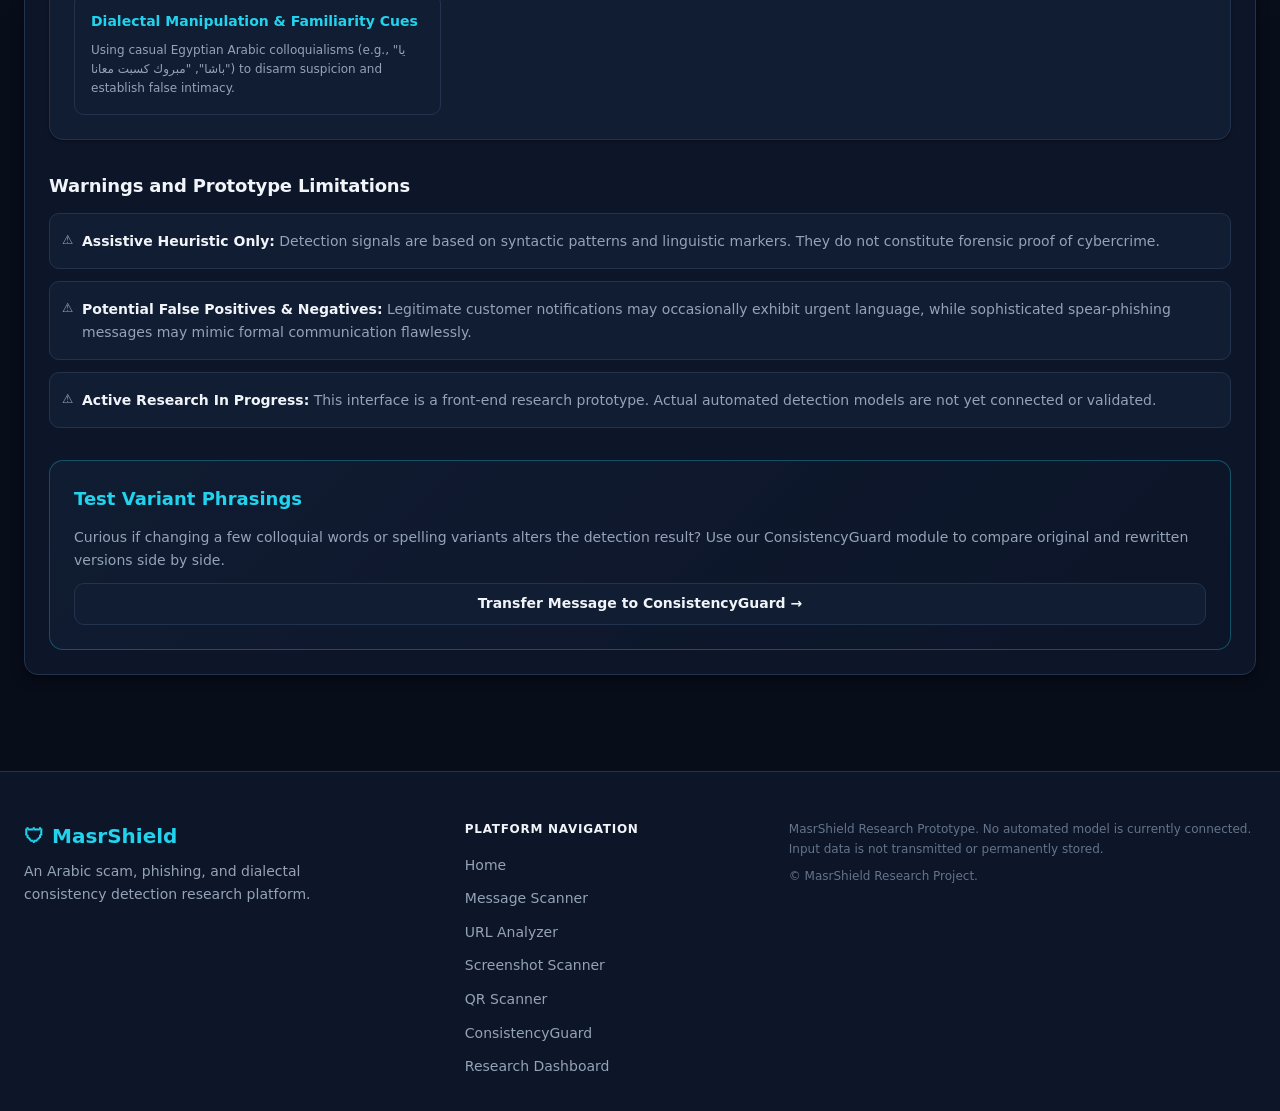
<file: pages/message-scanner.html>
<!doctype html>
<html lang="en" dir="ltr">
  <head>
    <meta charset="UTF-8" />
    <meta name="viewport" content="width=device-width, initial-scale=1.0" />
    <title>Message Scanner — MasrShield Research Platform</title>
    <meta
      name="description"
      content="Analyze arbitrary Arabic SMS, social media messages, and phishing attempts for linguistic risk indicators and social engineering tactics."
    />
    <link rel="stylesheet" href="css/style.css" />
    <link rel="stylesheet" href="css/responsive.css" />
  </head>
  <body>
    <!-- Header and Primary Navigation -->
    <header class="site-header">
      <div class="header-container">
        <a href="index.html" class="site-logo">MasrShield</a>
        <nav class="main-navigation" aria-label="Main Navigation">
          <ul class="nav-list">
            <li class="nav-item">
              <a href="index.html" class="nav-link">Home</a>
            </li>
            <li class="nav-item">
              <a
                href="message-scanner.html"
                class="nav-link active"
                aria-current="page"
                >Message Scanner</a
              >
            </li>
            <li class="nav-item">
              <a href="url-analyzer.html" class="nav-link">URL Analyzer</a>
            </li>
            <li class="nav-item">
              <a href="screenshot-scanner.html" class="nav-link"
                >Screenshot Scanner</a
              >
            </li>
            <li class="nav-item">
              <a href="qr-scanner.html" class="nav-link">QR Scanner</a>
            </li>
            <li class="nav-item">
              <a href="consistency-guard.html" class="nav-link"
                >ConsistencyGuard</a
              >
            </li>
            <li class="nav-item">
              <a href="research-dashboard.html" class="nav-link"
                >Research Dashboard</a
              >
            </li>
          </ul>
        </nav>
      </div>
    </header>

    <!-- Main Content Landmark -->
    <main class="site-main" id="main-content">
      <div class="page-container">
        <!-- Page Header & Introduction -->
        <header class="page-header">
          <h1 class="page-title">Arabic Message Scanner</h1>
          <p class="page-intro">
            Inspect any suspicious text message, chat communication, or social
            media post for indicators of fraud, psychological pressure, and
            credential theft. The scanner is designed to process arbitrary
            Arabic input across standard and colloquial dialects.
          </p>
        </header>

        <!-- Message Input Form Section -->
        <section class="scanner-input-section" aria-labelledby="input-heading">
          <h2 id="input-heading" class="section-title">Message Submission</h2>

          <form id="message-scanner-form" class="scanner-form">
            <div class="form-group">
              <label for="message-input" class="form-label"
                >Suspicious Message Text</label
              >
              <textarea
                id="message-input"
                name="messageText"
                class="form-textarea"
                rows="7"
                cols="60"
                placeholder="Paste or type any suspicious message here (e.g., تم حظر بطاقتك البنكية، يرجى الضغط على الرابط لتحديث البيانات...)"
                aria-describedby="input-guidelines"
              ></textarea>
              <p id="input-guidelines" class="form-help-text">
                <strong>Notice:</strong> Please use fictional, simulated, or
                anonymized examples. Do not enter real bank details, one-time
                passwords (OTPs), national IDs, or sensitive personal data.
              </p>
              <div
                id="input-error-message"
                class="form-error-message"
                style="display: none"
                role="alert"
              ></div>
            </div>

            <div class="form-actions">
              <button
                type="button"
                id="analyze-message-btn"
                class="btn btn-primary"
              >
                Analyze Message
              </button>
              <button
                type="reset"
                id="clear-message-btn"
                class="btn btn-secondary"
              >
                Clear Input
              </button>
            </div>
          </form>
        </section>

        <!-- Analysis Results Section (Initially Empty State) -->
        <section
          class="results-section"
          id="message-analysis-results"
          aria-labelledby="results-heading"
          aria-live="polite"
        >
          <header class="results-header">
            <h2 id="results-heading" class="section-title">
              Analysis Assessment
            </h2>
            <div class="report-actions">
              <button
                type="button"
                id="copy-message-btn"
                class="btn btn-outline"
                disabled
              >
                Copy Message
              </button>
              <button
                type="button"
                id="copy-report-btn"
                class="btn btn-outline"
                disabled
              >
                Copy Analysis Report
              </button>
            </div>
          </header>

          <!-- Initial Empty State Placeholder -->
          <div class="empty-state-card" id="message-empty-state">
            <p class="empty-state-title">Awaiting Message Submission</p>
            <p class="empty-state-description">
              No message has been evaluated yet. Enter text into the box above
              and select "Analyze Message" to generate an indicator assessment.
            </p>
          </div>

          <!-- Evaluation Summary Placeholders -->
          <div class="evaluation-summary-grid">
            <article class="metric-card" id="risk-score-display">
              <h3 class="metric-label">Risk Score</h3>
              <p class="metric-value" id="risk-score-value">— / 100</p>
              <p class="metric-status">Status: Pending submission</p>
            </article>

            <article class="metric-card" id="risk-classification-display">
              <h3 class="metric-label">Risk Classification</h3>
              <p
                class="metric-value classification-badge"
                id="risk-classification-value"
              >
                Uncertain
              </p>
              <p class="metric-note">
                Options: Low &bull; Medium &bull; High &bull; Uncertain
              </p>
            </article>
          </div>
          <p class="form-help-text">
            This score represents the strength of indicators detected by the
            current rule set. It is not a probability of fraud.
          </p>

          <!-- Dynamic Assessment Summary (Populated via JavaScript) -->
          <div
            class="assessment-summary-container"
            id="assessment-summary-container"
            style="display: none; margin-bottom: var(--space-6)"
          >
            <div class="research-note-box" id="assessment-explanation-box">
              <h3 class="note-title" id="assessment-explanation-title">
                Assessment Summary
              </h3>
              <p class="note-text" id="assessment-explanation-text"></p>
            </div>
          </div>

          <!-- Detected Risk Indicators Section -->
          <section
            class="indicators-section"
            aria-labelledby="indicators-heading"
          >
            <h3 id="indicators-heading" class="subsection-title">
              Detected Risk Indicators
            </h3>
            <div
              class="indicators-container"
              id="detected-indicators-container"
            >
              <p class="empty-state-text">
                No indicators detected yet. Awaiting text input.
              </p>
              <ul class="indicators-list" id="detected-indicators-list">
                <!-- Dynamically populated via future JavaScript implementation -->
              </ul>
            </div>
          </section>

          <!-- Why Each Indicator Matters Section -->
          <section
            class="indicators-explanation-section"
            aria-labelledby="explanation-heading"
          >
            <h3 id="explanation-heading" class="subsection-title">
              Understanding Risk Indicators
            </h3>
            <dl class="indicators-glossary">
              <div class="glossary-item">
                <dt class="indicator-name">
                  Artificial Urgency &amp; Panic Inducement
                </dt>
                <dd class="indicator-description">
                  Scammers frequently demand immediate action (e.g., "Account
                  suspended within 2 hours") to bypass rational scrutiny and
                  trigger impulsive compliance.
                </dd>
              </div>
              <div class="glossary-item">
                <dt class="indicator-name">
                  Authority &amp; Institutional Impersonation
                </dt>
                <dd class="indicator-description">
                  Imitating banks, postal logistics (e.g., Egypt Post / البريد
                  المصري), telecommunication providers, or governmental
                  ministries to fabricate legitimacy.
                </dd>
              </div>
              <div class="glossary-item">
                <dt class="indicator-name">
                  Unsolicited Financial Windfalls or Job Offers
                </dt>
                <dd class="indicator-description">
                  Promises of lottery winnings, unearned subsidies, or lucrative
                  remote work requiring an upfront fee or registration deposit.
                </dd>
              </div>
              <div class="glossary-item">
                <dt class="indicator-name">
                  Dialectal Manipulation &amp; Familiarity Cues
                </dt>
                <dd class="indicator-description">
                  Using casual Egyptian Arabic colloquialisms (e.g., "يا باشا",
                  "مبروك كسبت معانا") to disarm suspicion and establish false
                  intimacy.
                </dd>
              </div>
            </dl>
          </section>

          <!-- Warnings and Limitations Section -->
          <section
            class="limitations-section"
            aria-labelledby="limitations-heading"
          >
            <h3 id="limitations-heading" class="subsection-title">
              Warnings and Prototype Limitations
            </h3>
            <ul class="limitations-list">
              <li>
                <strong>Assistive Heuristic Only:</strong> Detection signals are
                based on syntactic patterns and linguistic markers. They do not
                constitute forensic proof of cybercrime.
              </li>
              <li>
                <strong>Potential False Positives &amp; Negatives:</strong>
                Legitimate customer notifications may occasionally exhibit
                urgent language, while sophisticated spear-phishing messages may
                mimic formal communication flawlessly.
              </li>
              <li>
                <strong>Active Research In Progress:</strong> This interface is
                a front-end research prototype. Actual automated detection
                models are not yet connected or validated.
              </li>
            </ul>
          </section>

          <!-- Research Link to ConsistencyGuard -->
          <aside class="consistency-bridge-card">
            <h3 class="bridge-title">Test Variant Phrasings</h3>
            <p class="bridge-description">
              Curious if changing a few colloquial words or spelling variants
              alters the detection result? Use our ConsistencyGuard module to
              compare original and rewritten versions side by side.
            </p>
            <a href="consistency-guard.html" class="btn btn-secondary"
              >Transfer Message to ConsistencyGuard &rarr;</a
            >
          </aside>
        </section>
      </div>
    </main>

    <!-- Global Footer -->
    <footer class="site-footer">
      <div class="footer-container">
        <div class="footer-brand">
          <p class="footer-logo">MasrShield</p>
          <p class="footer-tagline">
            An Arabic scam, phishing, and dialectal consistency detection
            research platform.
          </p>
        </div>

        <nav class="footer-navigation" aria-label="Footer Navigation">
          <h3 class="footer-heading">Platform Navigation</h3>
          <ul class="footer-nav-list">
            <li><a href="index.html" class="footer-link">Home</a></li>
            <li>
              <a href="message-scanner.html" class="footer-link"
                >Message Scanner</a
              >
            </li>
            <li>
              <a href="url-analyzer.html" class="footer-link">URL Analyzer</a>
            </li>
            <li>
              <a href="screenshot-scanner.html" class="footer-link"
                >Screenshot Scanner</a
              >
            </li>
            <li>
              <a href="qr-scanner.html" class="footer-link">QR Scanner</a>
            </li>
            <li>
              <a href="consistency-guard.html" class="footer-link"
                >ConsistencyGuard</a
              >
            </li>
            <li>
              <a href="research-dashboard.html" class="footer-link"
                >Research Dashboard</a
              >
            </li>
          </ul>
        </nav>

        <div class="footer-meta">
          <p class="disclaimer-text">
            MasrShield Research Prototype. No automated model is currently
            connected. Input data is not transmitted or permanently stored.
          </p>
          <p class="copyright-text">&copy; MasrShield Research Project.</p>
        </div>
      </div>
    </footer>
    <!-- Scripts -->
    <script src="js/clipboard.js" defer></script>
    <script src="js/riskEngine.js" defer></script>
    <script src="js/messageScanner.js" defer></script>
    <script src="js/app.js" defer></script>
  </body>
</html>
</file>
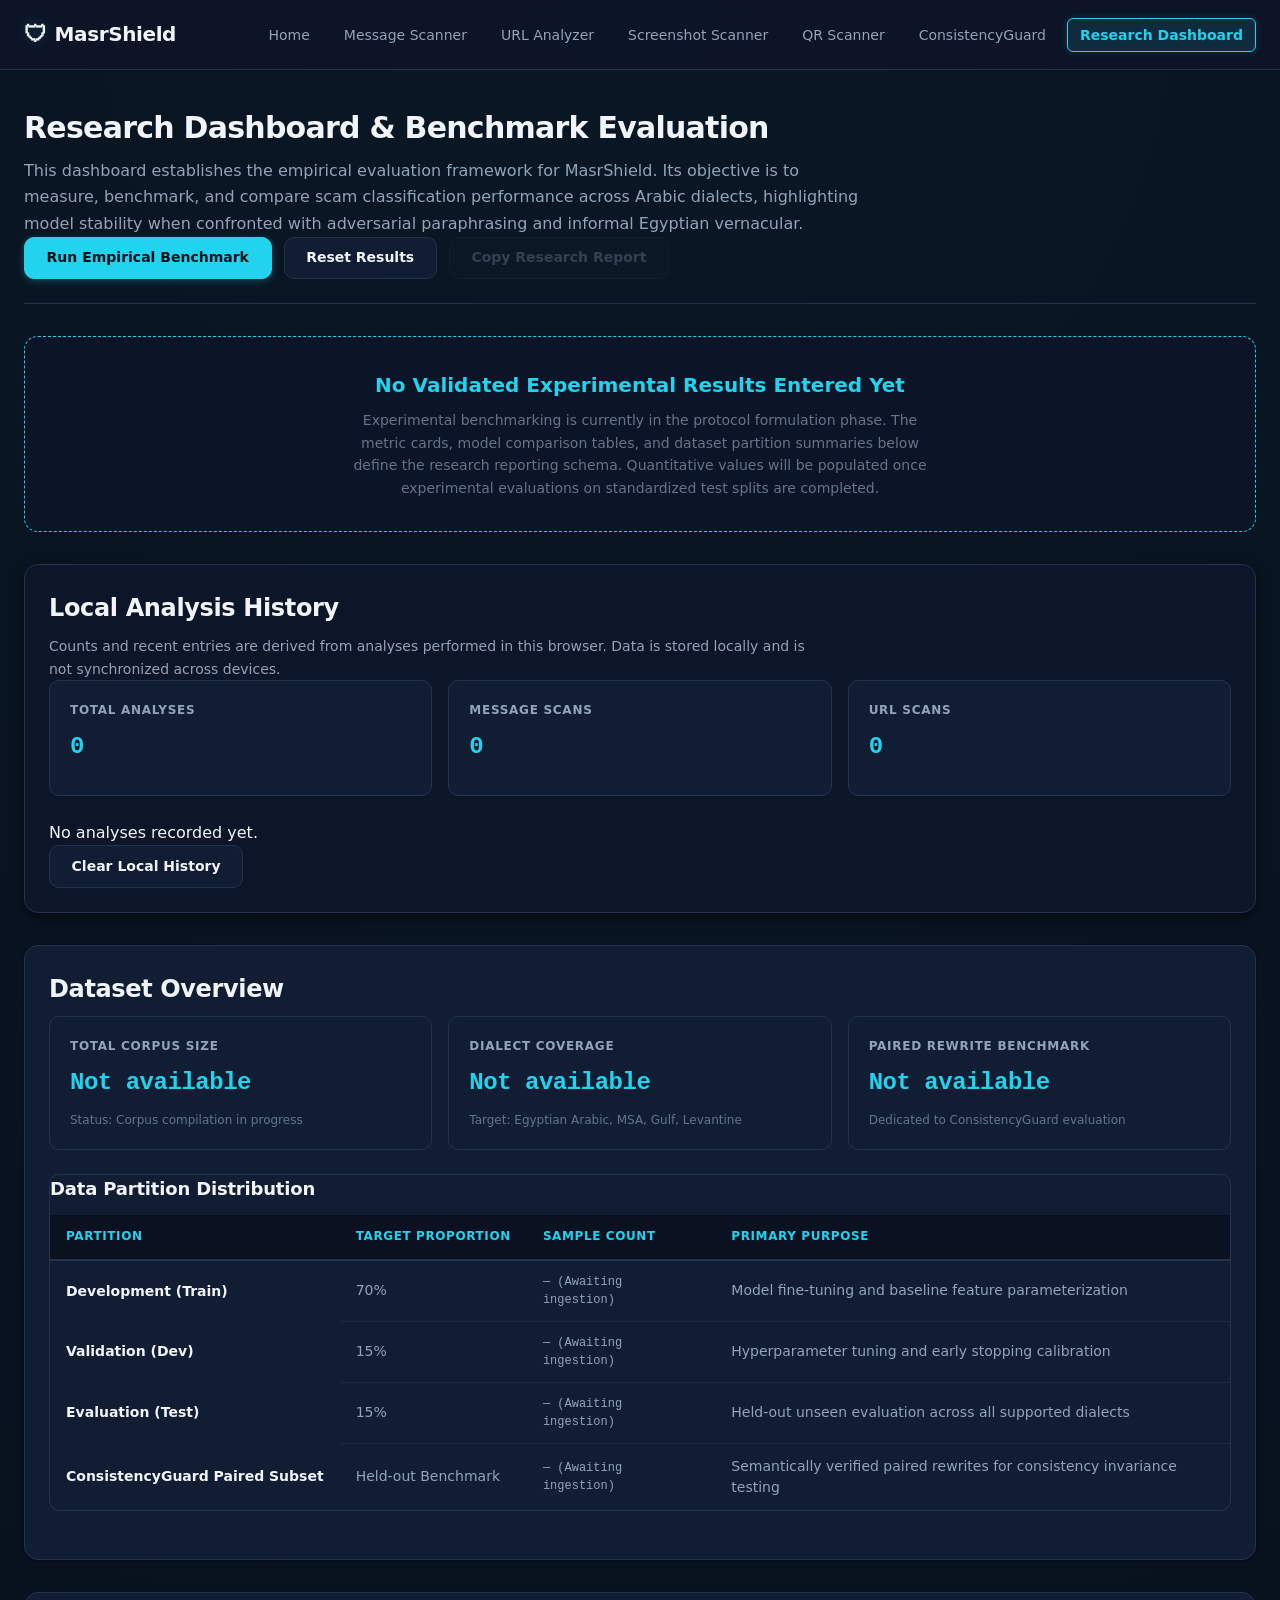
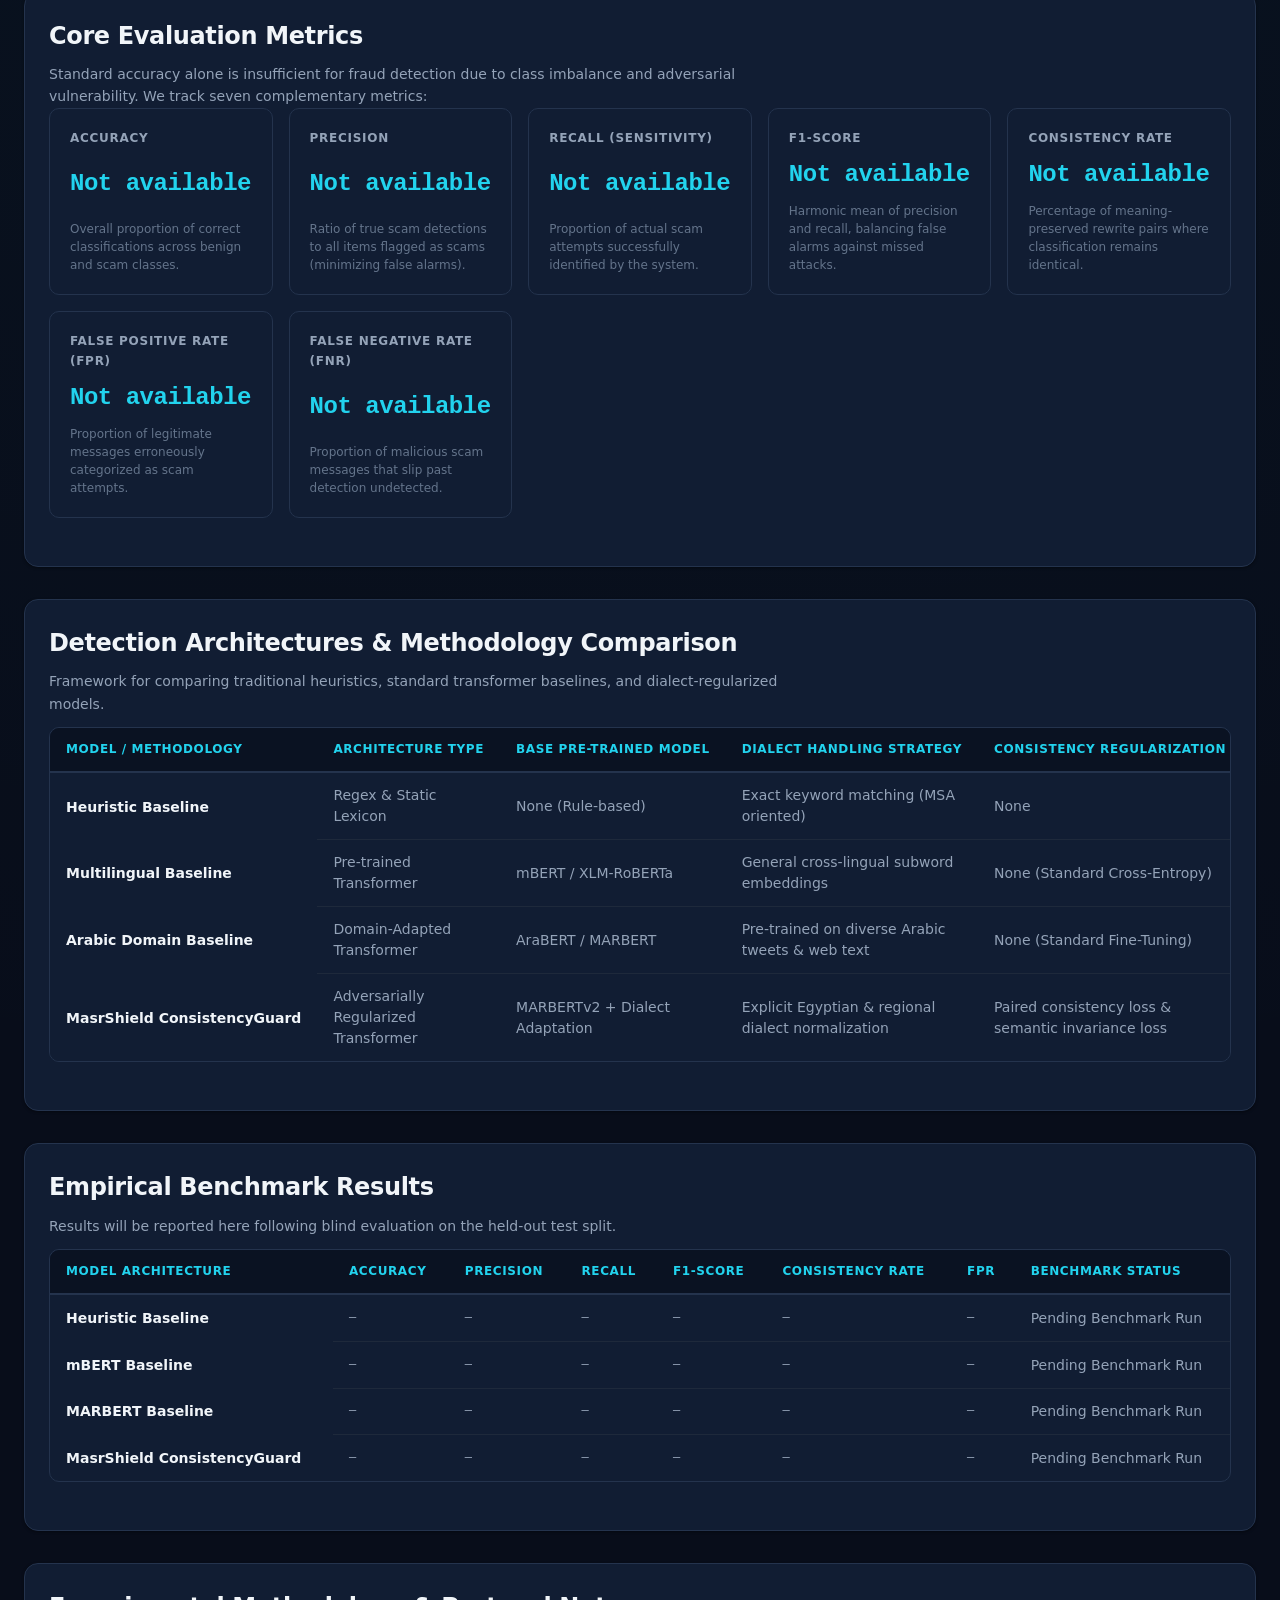
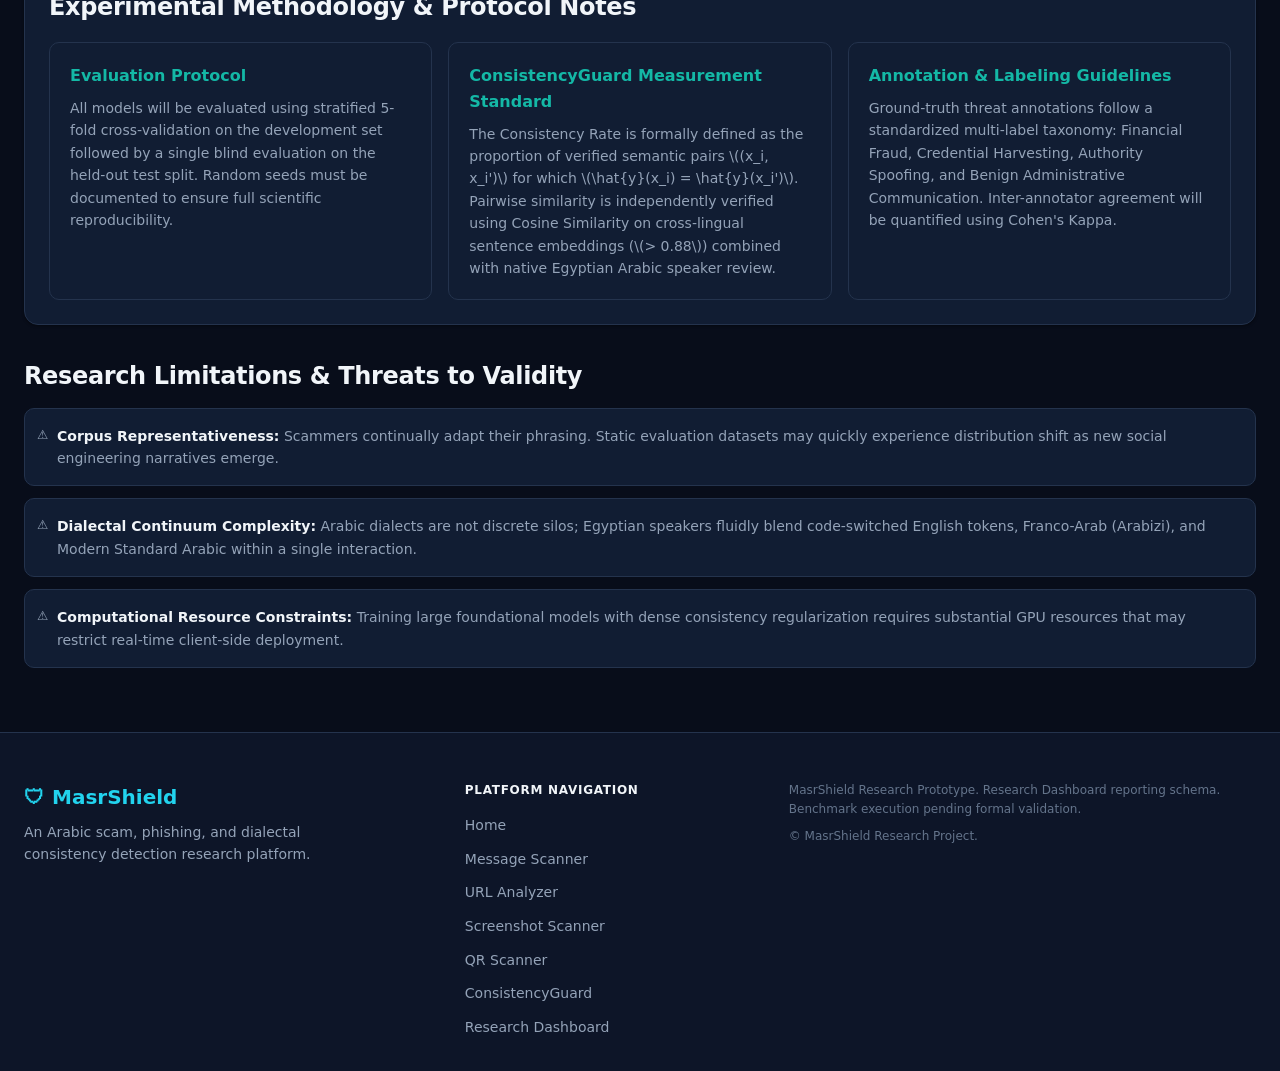
<file: pages/research-dashboard.html>
<!DOCTYPE html>
<html lang="en" dir="ltr">
<head>
  <meta charset="UTF-8">
  <meta name="viewport" content="width=device-width, initial-scale=1.0">
  <title>Research Dashboard — MasrShield Research Platform</title>
  <meta name="description" content="Empirical evaluation benchmarks, dataset partition splits, dialectal consistency rates, and model comparisons for Arabic scam detection research.">
  <link rel="stylesheet" href="css/style.css">
  <link rel="stylesheet" href="css/responsive.css">
</head>
<body>
  <!-- Header and Primary Navigation -->
  <header class="site-header">
    <div class="header-container">
      <a href="index.html" class="site-logo">MasrShield</a>
      <nav class="main-navigation" aria-label="Main Navigation">
        <ul class="nav-list">
          <li class="nav-item"><a href="index.html" class="nav-link">Home</a></li>
          <li class="nav-item"><a href="message-scanner.html" class="nav-link">Message Scanner</a></li>
          <li class="nav-item"><a href="url-analyzer.html" class="nav-link">URL Analyzer</a></li>
          <li class="nav-item"><a href="screenshot-scanner.html" class="nav-link">Screenshot Scanner</a></li>
          <li class="nav-item"><a href="qr-scanner.html" class="nav-link">QR Scanner</a></li>
          <li class="nav-item"><a href="consistency-guard.html" class="nav-link">ConsistencyGuard</a></li>
          <li class="nav-item"><a href="research-dashboard.html" class="nav-link active" aria-current="page">Research Dashboard</a></li>
        </ul>
      </nav></div>
  </header>

  <!-- Main Content Landmark -->
  <main class="site-main" id="main-content">
    <div class="page-container">
      <!-- Page Header & Research Objective -->
      <header class="page-header">
        <h1 class="page-title">Research Dashboard &amp; Benchmark Evaluation</h1>
        <p class="page-intro">
          This dashboard establishes the empirical evaluation framework for MasrShield. Its objective is to measure, benchmark, and compare scam classification performance across Arabic dialects, highlighting model stability when confronted with adversarial paraphrasing and informal Egyptian vernacular.
        </p>
        <div class="dashboard-actions">
          <button type="button" id="run-benchmark-btn" class="btn btn-primary">Run Empirical Benchmark</button>
          <button type="button" id="reset-benchmark-btn" class="btn btn-secondary">Reset Results</button>
          <button type="button" id="copy-research-btn" class="btn btn-outline" disabled>Copy Research Report</button>
        </div>
      </header>

      <!-- Explicit Empty State Banner -->
      <div class="empty-state-card" id="dashboard-empty-state" role="status">
        <h2 class="empty-state-title">No Validated Experimental Results Entered Yet</h2>
        <p class="empty-state-description">
          Experimental benchmarking is currently in the protocol formulation phase. The metric cards, model comparison tables, and dataset partition summaries below define the research reporting schema. Quantitative values will be populated once experimental evaluations on standardized test splits are completed.
        </p>
      </div>

<!-- Local Analysis History (derived from browser storage) -->
      <section class="results-section" aria-labelledby="history-heading">
        <h2 id="history-heading" class="section-title">Local Analysis History</h2>
        <p class="section-note">
          Counts and recent entries are derived from analyses performed in this browser. Data is stored locally and is not synchronized across devices.
        </p>
        <div class="evaluation-summary-grid">
          <article class="metric-card">
            <h3 class="metric-label">Total Analyses</h3>
            <p class="metric-value" id="history-total">0</p>
          </article>
          <article class="metric-card">
            <h3 class="metric-label">Message Scans</h3>
            <p class="metric-value" id="history-messages">0</p>
          </article>
          <article class="metric-card">
            <h3 class="metric-label">URL Scans</h3>
            <p class="metric-value" id="history-urls">0</p>
          </article>
        </div>
        <ul class="indicators-list" id="history-list">
          <li>No analyses recorded yet.</li>
        </ul>
        <div class="form-actions">
          <button type="button" id="clear-history-btn" class="btn btn-secondary">Clear Local History</button>
        </div>
      </section>

      <!-- Dataset Overview Section -->
      <section class="dataset-overview-section" aria-labelledby="dataset-heading">
        <h2 id="dataset-heading" class="section-title">Dataset Overview</h2>
        
        <div class="dataset-metrics-grid">
          <article class="metric-card">
            <h3 class="metric-label">Total Corpus Size</h3>
            <p class="metric-value" id="dataset-total-samples">— Samples</p>
            <p class="metric-status">Status: Corpus compilation in progress</p>
          </article>

          <article class="metric-card">
            <h3 class="metric-label">Dialect Coverage</h3>
            <p class="metric-value" id="dataset-dialect-count">— Dialect Categories</p>
            <p class="metric-note">Target: Egyptian Arabic, MSA, Gulf, Levantine</p>
          </article>

          <article class="metric-card">
            <h3 class="metric-label">Paired Rewrite Benchmark</h3>
            <p class="metric-value" id="dataset-paired-count">— Verified Pairs</p>
            <p class="metric-note">Dedicated to ConsistencyGuard evaluation</p>
          </article>
        </div>

        <!-- Dataset Split Summary Table -->
        <div class="split-table-container">
          <h3 class="subsection-title">Data Partition Distribution</h3>
          <table class="data-table" id="dataset-split-table">
            <caption class="sr-only">Corpus partition distribution across training, validation, and testing splits</caption>
            <thead>
              <tr>
                <th scope="col">Partition</th>
                <th scope="col">Target Proportion</th>
                <th scope="col">Sample Count</th>
                <th scope="col">Primary Purpose</th>
              </tr>
            </thead>
            <tbody>
              <tr>
                <th scope="row">Development (Train)</th>
                <td>70%</td>
                <td class="placeholder-cell" id="train-count">— (Awaiting ingestion)</td>
                <td>Model fine-tuning and baseline feature parameterization</td>
              </tr>
              <tr>
                <th scope="row">Validation (Dev)</th>
                <td>15%</td>
                <td class="placeholder-cell" id="val-count">— (Awaiting ingestion)</td>
                <td>Hyperparameter tuning and early stopping calibration</td>
              </tr>
              <tr>
                <th scope="row">Evaluation (Test)</th>
                <td>15%</td>
                <td class="placeholder-cell" id="test-count">— (Awaiting ingestion)</td>
                <td>Held-out unseen evaluation across all supported dialects</td>
              </tr>
              <tr>
                <th scope="row">ConsistencyGuard Paired Subset</th>
                <td>Held-out Benchmark</td>
                <td class="placeholder-cell" id="consistency-set-count">— (Awaiting ingestion)</td>
                <td>Semantically verified paired rewrites for consistency invariance testing</td>
              </tr>
            </tbody>
          </table>
        </div>
      </section>

      <!-- Evaluation Metrics Section -->
      <section class="evaluation-metrics-section" aria-labelledby="metrics-heading">
        <h2 id="metrics-heading" class="section-title">Core Evaluation Metrics</h2>
        <p class="section-note">
          Standard accuracy alone is insufficient for fraud detection due to class imbalance and adversarial vulnerability. We track seven complementary metrics:
        </p>

        <div class="metrics-grid">
          <!-- Metric 1: Accuracy -->
          <article class="metric-card" id="card-accuracy">
            <h3 class="metric-label">Accuracy</h3>
            <p class="metric-value" id="metric-accuracy">— %</p>
            <p class="metric-description">Overall proportion of correct classifications across benign and scam classes.</p>
          </article>

          <!-- Metric 2: Precision -->
          <article class="metric-card" id="card-precision">
            <h3 class="metric-label">Precision</h3>
            <p class="metric-value" id="metric-precision">— %</p>
            <p class="metric-description">Ratio of true scam detections to all items flagged as scams (minimizing false alarms).</p>
          </article>

          <!-- Metric 3: Recall -->
          <article class="metric-card" id="card-recall">
            <h3 class="metric-label">Recall (Sensitivity)</h3>
            <p class="metric-value" id="metric-recall">— %</p>
            <p class="metric-description">Proportion of actual scam attempts successfully identified by the system.</p>
          </article>

          <!-- Metric 4: F1-Score -->
          <article class="metric-card" id="card-f1">
            <h3 class="metric-label">F1-Score</h3>
            <p class="metric-value" id="metric-f1">—</p>
            <p class="metric-description">Harmonic mean of precision and recall, balancing false alarms against missed attacks.</p>
          </article>

          <!-- Metric 5: Consistency Rate -->
          <article class="metric-card" id="card-consistency-rate">
            <h3 class="metric-label">Consistency Rate</h3>
            <p class="metric-value" id="metric-consistency-rate">— %</p>
            <p class="metric-description">Percentage of meaning-preserved rewrite pairs where classification remains identical.</p>
          </article>

          <!-- Metric 6: False Positive Rate -->
          <article class="metric-card" id="card-fpr">
            <h3 class="metric-label">False Positive Rate (FPR)</h3>
            <p class="metric-value" id="metric-fpr">— %</p>
            <p class="metric-description">Proportion of legitimate messages erroneously categorized as scam attempts.</p>
          </article>

          <!-- Metric 7: False Negative Rate -->
          <article class="metric-card" id="card-fnr">
            <h3 class="metric-label">False Negative Rate (FNR)</h3>
            <p class="metric-value" id="metric-fnr">— %</p>
            <p class="metric-description">Proportion of malicious scam messages that slip past detection undetected.</p>
          </article>
        </div>
      </section>

      <!-- Baseline vs Improved Methods Section -->
      <section class="models-comparison-section" aria-labelledby="models-heading">
        <h2 id="models-heading" class="section-title">Detection Architectures &amp; Methodology Comparison</h2>
        <p class="section-note">
          Framework for comparing traditional heuristics, standard transformer baselines, and dialect-regularized models.
        </p>

        <div class="table-responsive">
          <table class="data-table" id="models-architecture-table">
            <caption class="sr-only">Comparison of detection architectures, dialect strategies, and experimental status</caption>
            <thead>
              <tr>
                <th scope="col">Model / Methodology</th>
                <th scope="col">Architecture Type</th>
                <th scope="col">Base Pre-trained Model</th>
                <th scope="col">Dialect Handling Strategy</th>
                <th scope="col">Consistency Regularization</th>
                <th scope="col">Experimental Status</th>
              </tr>
            </thead>
            <tbody>
              <tr>
                <th scope="row">Heuristic Baseline</th>
                <td>Regex &amp; Static Lexicon</td>
                <td>None (Rule-based)</td>
                <td>Exact keyword matching (MSA oriented)</td>
                <td>None</td>
                <td>Specified (Awaiting Benchmark)</td>
              </tr>
              <tr>
                <th scope="row">Multilingual Baseline</th>
                <td>Pre-trained Transformer</td>
                <td>mBERT / XLM-RoBERTa</td>
                <td>General cross-lingual subword embeddings</td>
                <td>None (Standard Cross-Entropy)</td>
                <td>Specified (Awaiting Benchmark)</td>
              </tr>
              <tr>
                <th scope="row">Arabic Domain Baseline</th>
                <td>Domain-Adapted Transformer</td>
                <td>AraBERT / MARBERT</td>
                <td>Pre-trained on diverse Arabic tweets &amp; web text</td>
                <td>None (Standard Fine-Tuning)</td>
                <td>Specified (Awaiting Benchmark)</td>
              </tr>
              <tr>
                <th scope="row">MasrShield ConsistencyGuard</th>
                <td>Adversarially Regularized Transformer</td>
                <td>MARBERTv2 + Dialect Adaptation</td>
                <td>Explicit Egyptian &amp; regional dialect normalization</td>
                <td>Paired consistency loss &amp; semantic invariance loss</td>
                <td>Prototype Architecture Under Evaluation</td>
              </tr>
            </tbody>
          </table>
        </div>
      </section>

      <!-- Experimental Benchmark Results Table -->
      <section class="benchmark-results-section" aria-labelledby="benchmark-heading">
        <h2 id="benchmark-heading" class="section-title">Empirical Benchmark Results</h2>
        <p class="section-note">
          Results will be reported here following blind evaluation on the held-out test split.
        </p>

        <div class="table-responsive">
          <table class="data-table" id="benchmark-results-table">
            <caption class="sr-only">Empirical benchmark test results across evaluated models</caption>
            <thead>
              <tr>
                <th scope="col">Model Architecture</th>
                <th scope="col">Accuracy</th>
                <th scope="col">Precision</th>
                <th scope="col">Recall</th>
                <th scope="col">F1-Score</th>
                <th scope="col">Consistency Rate</th>
                <th scope="col">FPR</th>
                <th scope="col">Benchmark Status</th>
              </tr>
            </thead>
            <tbody>
              <tr>
                <th scope="row">Heuristic Baseline</th>
                <td class="placeholder-cell">—</td>
                <td class="placeholder-cell">—</td>
                <td class="placeholder-cell">—</td>
                <td class="placeholder-cell">—</td>
                <td class="placeholder-cell">—</td>
                <td class="placeholder-cell">—</td>
                <td>Pending Benchmark Run</td>
              </tr>
              <tr>
                <th scope="row">mBERT Baseline</th>
                <td class="placeholder-cell">—</td>
                <td class="placeholder-cell">—</td>
                <td class="placeholder-cell">—</td>
                <td class="placeholder-cell">—</td>
                <td class="placeholder-cell">—</td>
                <td class="placeholder-cell">—</td>
                <td>Pending Benchmark Run</td>
              </tr>
              <tr>
                <th scope="row">MARBERT Baseline</th>
                <td class="placeholder-cell">—</td>
                <td class="placeholder-cell">—</td>
                <td class="placeholder-cell">—</td>
                <td class="placeholder-cell">—</td>
                <td class="placeholder-cell">—</td>
                <td class="placeholder-cell">—</td>
                <td>Pending Benchmark Run</td>
              </tr>
              <tr>
                <th scope="row">MasrShield ConsistencyGuard</th>
                <td class="placeholder-cell">—</td>
                <td class="placeholder-cell">—</td>
                <td class="placeholder-cell">—</td>
                <td class="placeholder-cell">—</td>
                <td class="placeholder-cell">—</td>
                <td class="placeholder-cell">—</td>
                <td>Pending Benchmark Run</td>
              </tr>
            </tbody>
          </table>
        </div>
      </section>

      <!-- Experimental Notes Section -->
      <section class="experimental-notes-section" aria-labelledby="notes-heading">
        <h2 id="notes-heading" class="section-title">Experimental Methodology &amp; Protocol Notes</h2>
        <div class="notes-content">
          <article class="note-card">
            <h3 class="note-title">Evaluation Protocol</h3>
            <p class="note-text">
              All models will be evaluated using stratified 5-fold cross-validation on the development set followed by a single blind evaluation on the held-out test split. Random seeds must be documented to ensure full scientific reproducibility.
            </p>
          </article>
          <article class="note-card">
            <h3 class="note-title">ConsistencyGuard Measurement Standard</h3>
            <p class="note-text">
              The Consistency Rate is formally defined as the proportion of verified semantic pairs \((x_i, x_i')\) for which \(\hat{y}(x_i) = \hat{y}(x_i')\). Pairwise similarity is independently verified using Cosine Similarity on cross-lingual sentence embeddings (\(> 0.88\)) combined with native Egyptian Arabic speaker review.
            </p>
          </article>
          <article class="note-card">
            <h3 class="note-title">Annotation &amp; Labeling Guidelines</h3>
            <p class="note-text">
              Ground-truth threat annotations follow a standardized multi-label taxonomy: Financial Fraud, Credential Harvesting, Authority Spoofing, and Benign Administrative Communication. Inter-annotator agreement will be quantified using Cohen's Kappa.
            </p>
          </article>
        </div>
      </section>

      <!-- Limitations Section -->
      <section class="limitations-section" aria-labelledby="dashboard-limitations-heading">
        <h2 id="dashboard-limitations-heading" class="section-title">Research Limitations &amp; Threats to Validity</h2>
        <ul class="limitations-list">
          <li>
            <strong>Corpus Representativeness:</strong> Scammers continually adapt their phrasing. Static evaluation datasets may quickly experience distribution shift as new social engineering narratives emerge.
          </li>
          <li>
            <strong>Dialectal Continuum Complexity:</strong> Arabic dialects are not discrete silos; Egyptian speakers fluidly blend code-switched English tokens, Franco-Arab (Arabizi), and Modern Standard Arabic within a single interaction.
          </li>
          <li>
            <strong>Computational Resource Constraints:</strong> Training large foundational models with dense consistency regularization requires substantial GPU resources that may restrict real-time client-side deployment.
          </li>
        </ul>
      </section>
    </div>
  </main>

  <!-- Global Footer -->
  <footer class="site-footer">
    <div class="footer-container">
      <div class="footer-brand">
        <p class="footer-logo">MasrShield</p>
        <p class="footer-tagline">
          An Arabic scam, phishing, and dialectal consistency detection research platform.
        </p>
      </div>

      <nav class="footer-navigation" aria-label="Footer Navigation">
        <h3 class="footer-heading">Platform Navigation</h3>
        <ul class="footer-nav-list">
          <li><a href="index.html" class="footer-link">Home</a></li>
          <li><a href="message-scanner.html" class="footer-link">Message Scanner</a></li>
          <li><a href="url-analyzer.html" class="footer-link">URL Analyzer</a></li>
          <li><a href="screenshot-scanner.html" class="footer-link">Screenshot Scanner</a></li>
          <li><a href="qr-scanner.html" class="footer-link">QR Scanner</a></li>
          <li><a href="consistency-guard.html" class="footer-link">ConsistencyGuard</a></li>
          <li><a href="research-dashboard.html" class="footer-link">Research Dashboard</a></li>
        </ul>
      </nav>

      <div class="footer-meta">
        <p class="disclaimer-text">
          MasrShield Research Prototype. Research Dashboard reporting schema. Benchmark execution pending formal validation.
        </p>
        <p class="copyright-text">
          &copy; MasrShield Research Project.
        </p>
      </div>
    </div>
  </footer>
  <!-- Research Dashboard Scripts -->
  <script src="js/clipboard.js" defer></script>
  <script src="js/riskEngine.js" defer></script>
  <script src="js/researchDashboard.js" defer></script>
<script src="js/app.js" defer></script>
</body>
</html>
</file>
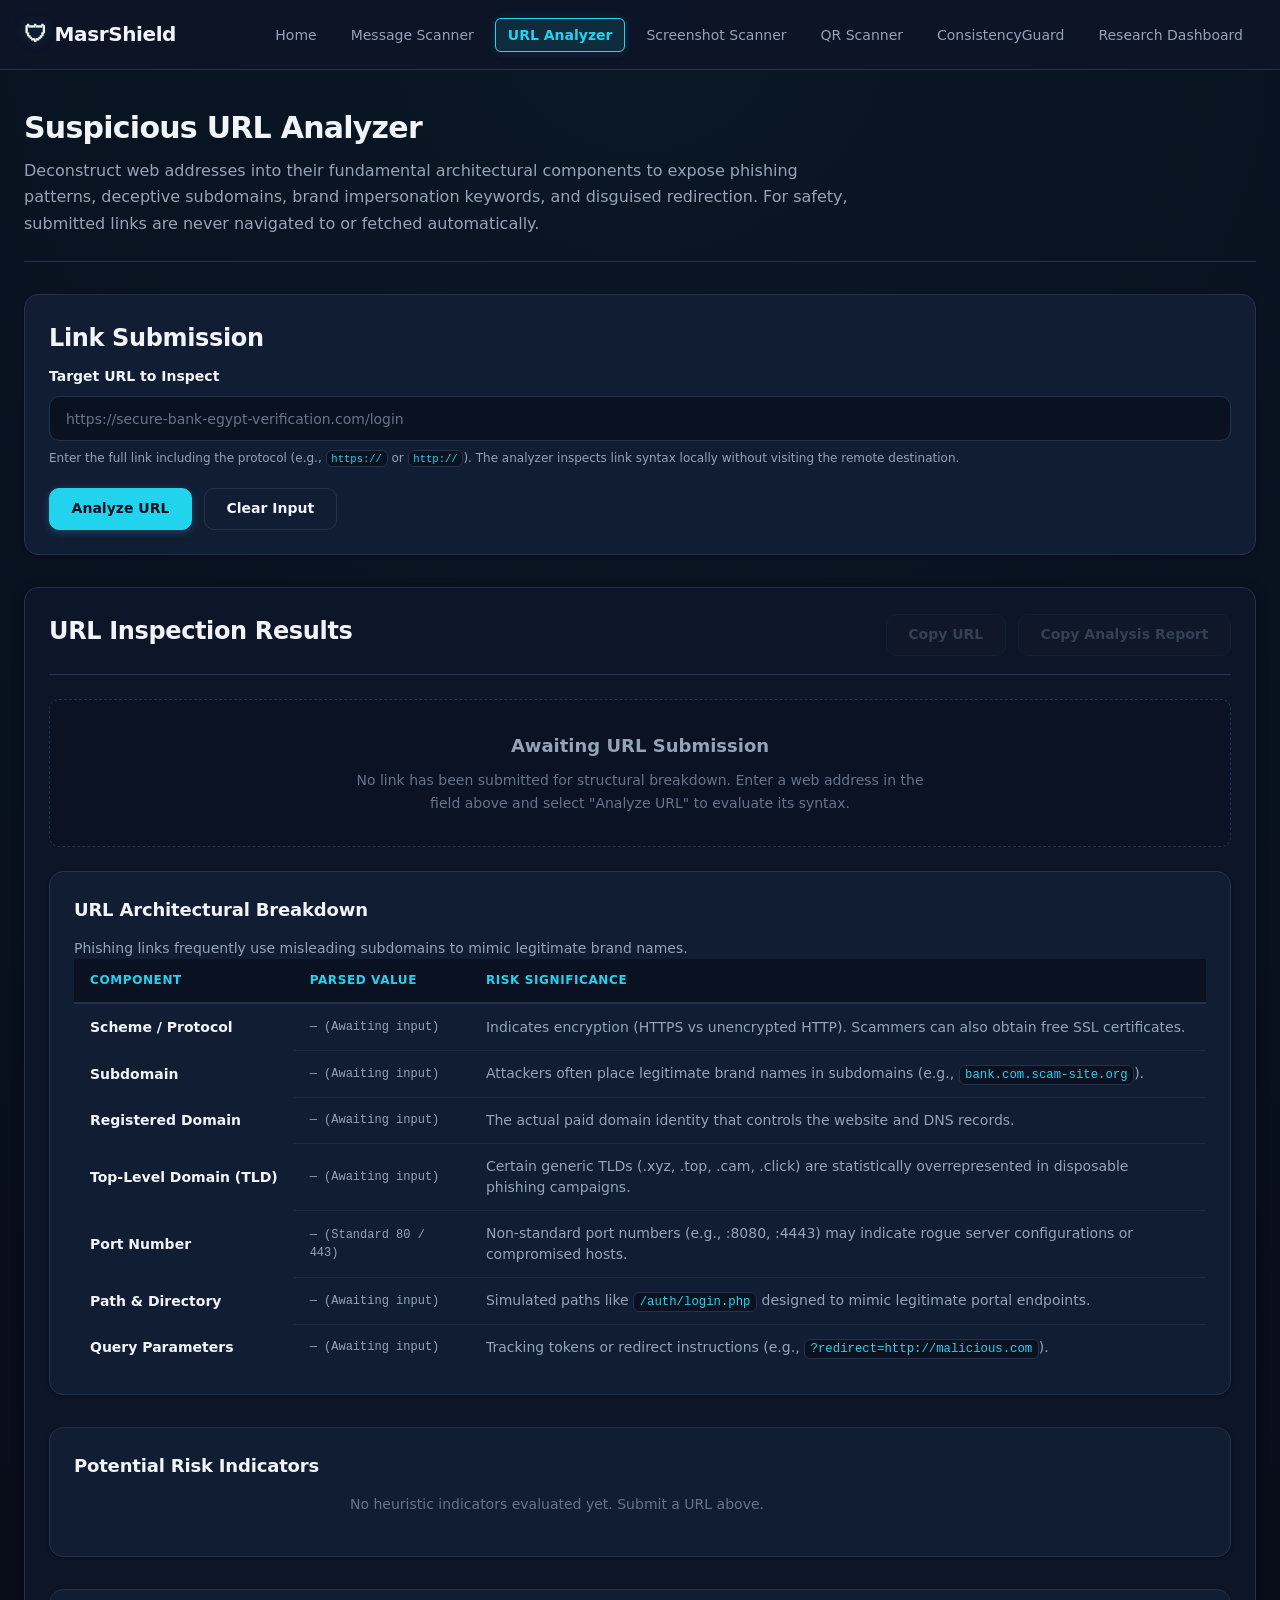
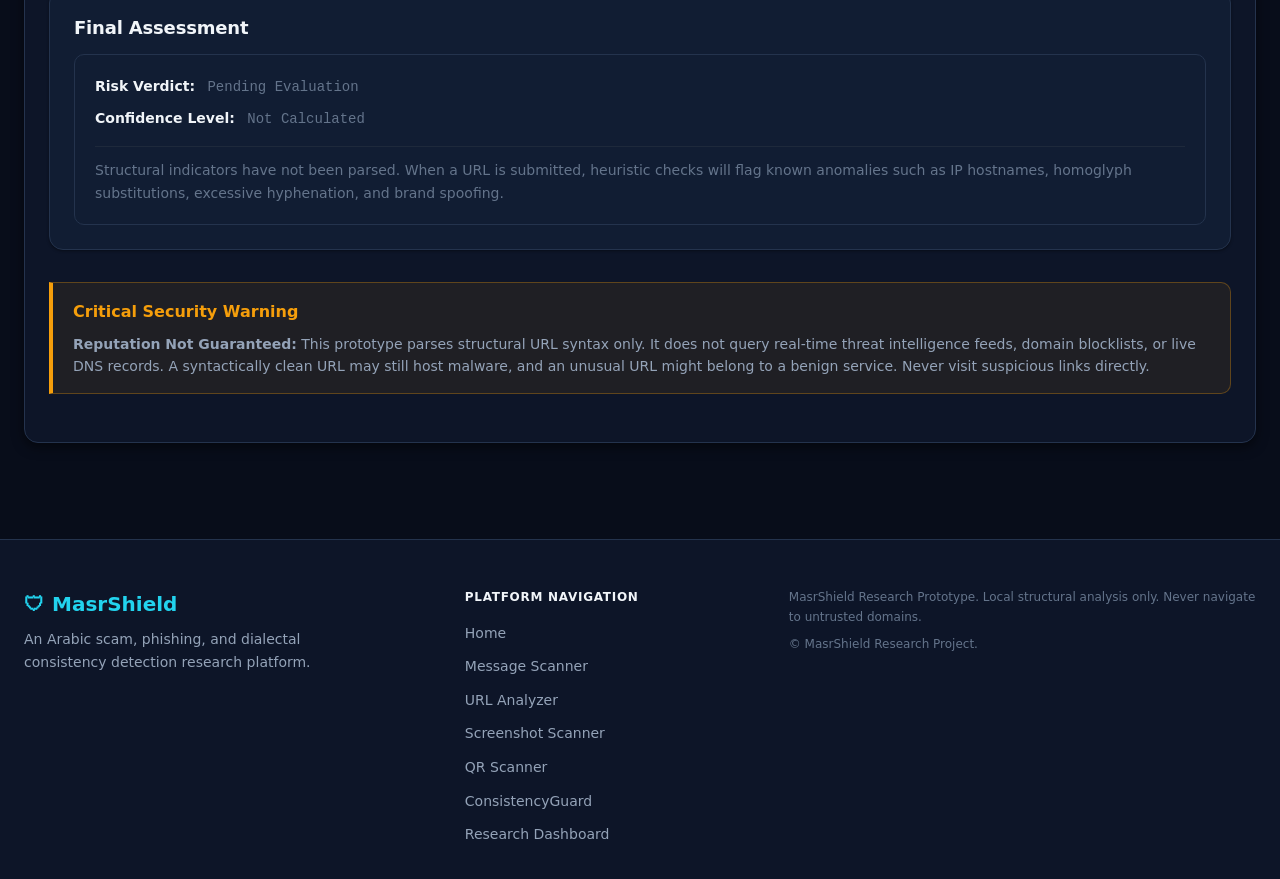
<file: pages/url-analyzer.html>
<!DOCTYPE html>
<html lang="en" dir="ltr">
<head>
  <meta charset="UTF-8">
  <meta name="viewport" content="width=device-width, initial-scale=1.0">
  <title>URL Analyzer — MasrShield Research Platform</title>
  <meta name="description" content="Inspect suspicious links and phishing URLs by deconstructing their anatomy, identifying deceptive subdomains, and reviewing risk indicators safely.">
  <link rel="stylesheet" href="css/style.css">
  <link rel="stylesheet" href="css/responsive.css">
</head>
<body>
  <!-- Header and Primary Navigation -->
  <header class="site-header">
    <div class="header-container">
      <a href="index.html" class="site-logo">MasrShield</a>
      <nav class="main-navigation" aria-label="Main Navigation">
        <ul class="nav-list">
          <li class="nav-item"><a href="index.html" class="nav-link">Home</a></li>
          <li class="nav-item"><a href="message-scanner.html" class="nav-link">Message Scanner</a></li>
          <li class="nav-item"><a href="url-analyzer.html" class="nav-link active" aria-current="page">URL Analyzer</a></li>
          <li class="nav-item"><a href="screenshot-scanner.html" class="nav-link">Screenshot Scanner</a></li>
          <li class="nav-item"><a href="qr-scanner.html" class="nav-link">QR Scanner</a></li>
          <li class="nav-item"><a href="consistency-guard.html" class="nav-link">ConsistencyGuard</a></li>
          <li class="nav-item"><a href="research-dashboard.html" class="nav-link">Research Dashboard</a></li>
        </ul>
      </nav></div>
  </header>

  <!-- Main Content Landmark -->
  <main class="site-main" id="main-content">
    <div class="page-container">
      <!-- Page Header & Explanation -->
      <header class="page-header">
        <h1 class="page-title">Suspicious URL Analyzer</h1>
        <p class="page-intro">
          Deconstruct web addresses into their fundamental architectural components to expose phishing patterns, deceptive subdomains, brand impersonation keywords, and disguised redirection. For safety, submitted links are never navigated to or fetched automatically.
        </p>
      </header>

      <!-- URL Input Section -->
      <section class="url-input-section" aria-labelledby="url-input-heading">
        <h2 id="url-input-heading" class="section-title">Link Submission</h2>

        <form id="url-analyzer-form" class="scanner-form">
          <div class="form-group">
            <label for="url-input" class="form-label">Target URL to Inspect</label>
            <input 
              type="url" 
              id="url-input" 
              name="targetUrl" 
              class="form-input" 
              placeholder="https://secure-bank-egypt-verification.com/login" 
              required
              aria-describedby="url-safety-note">
            <p id="url-safety-note" class="form-help-text">
              Enter the full link including the protocol (e.g., <code>https://</code> or <code>http://</code>). The analyzer inspects link syntax locally without visiting the remote destination.
            </p>
          </div>

          <div id="url-error-message" class="form-error-message" style="display:none;" role="alert"></div>
          <div class="form-actions">
            <button type="button" id="analyze-url-btn" class="btn btn-primary">Analyze URL</button>
            <button type="reset" id="clear-url-btn" class="btn btn-secondary">Clear Input</button>
          </div>
        </form>
      </section>

      <!-- Results Section (Initially Empty State) -->
      <section class="results-section" id="url-results" aria-labelledby="results-heading" aria-live="polite">
        <header class="results-header">
          <h2 id="results-heading" class="section-title">URL Inspection Results</h2>
          <div class="report-actions">
            <button type="button" id="copy-url-btn" class="btn btn-outline" disabled>Copy URL</button>
            <button type="button" id="copy-url-report-btn" class="btn btn-outline" disabled>Copy Analysis Report</button>
          </div>
        </header>

        <!-- Initial Empty State Placeholder -->
        <div class="empty-state-card" id="url-empty-state">
          <p class="empty-state-title">Awaiting URL Submission</p>
          <p class="empty-state-description">
            No link has been submitted for structural breakdown. Enter a web address in the field above and select "Analyze URL" to evaluate its syntax.
          </p>
        </div>

        <!-- URL Structure Breakdown Section -->
        <section class="url-structure-section" aria-labelledby="structure-heading">
          <h3 id="structure-heading" class="subsection-title">URL Architectural Breakdown</h3>
          <p class="section-note">Phishing links frequently use misleading subdomains to mimic legitimate brand names.</p>
          
          <table class="data-table" id="url-components-table">
            <caption class="sr-only">URL component decomposition</caption>
            <thead>
              <tr>
                <th scope="col">Component</th>
                <th scope="col">Parsed Value</th>
                <th scope="col">Risk Significance</th>
              </tr>
            </thead>
            <tbody>
              <tr>
                <th scope="row">Scheme / Protocol</th>
                <td class="placeholder-cell" id="parsed-protocol">— (Awaiting input)</td>
                <td>Indicates encryption (HTTPS vs unencrypted HTTP). Scammers can also obtain free SSL certificates.</td>
              </tr>
              <tr>
                <th scope="row">Subdomain</th>
                <td class="placeholder-cell" id="parsed-subdomain">— (Awaiting input)</td>
                <td>Attackers often place legitimate brand names in subdomains (e.g., <code>bank.com.scam-site.org</code>).</td>
              </tr>
              <tr>
                <th scope="row">Registered Domain</th>
                <td class="placeholder-cell" id="parsed-domain">— (Awaiting input)</td>
                <td>The actual paid domain identity that controls the website and DNS records.</td>
              </tr>
              <tr>
                <th scope="row">Top-Level Domain (TLD)</th>
                <td class="placeholder-cell" id="parsed-tld">— (Awaiting input)</td>
                <td>Certain generic TLDs (.xyz, .top, .cam, .click) are statistically overrepresented in disposable phishing campaigns.</td>
              </tr>
              <tr>
                <th scope="row">Port Number</th>
                <td class="placeholder-cell" id="parsed-port">— (Standard 80 / 443)</td>
                <td>Non-standard port numbers (e.g., :8080, :4443) may indicate rogue server configurations or compromised hosts.</td>
              </tr>
              <tr>
                <th scope="row">Path &amp; Directory</th>
                <td class="placeholder-cell" id="parsed-path">— (Awaiting input)</td>
                <td>Simulated paths like <code>/auth/login.php</code> designed to mimic legitimate portal endpoints.</td>
              </tr>
              <tr>
                <th scope="row">Query Parameters</th>
                <td class="placeholder-cell" id="parsed-params">— (Awaiting input)</td>
                <td>Tracking tokens or redirect instructions (e.g., <code>?redirect=http://malicious.com</code>).</td>
              </tr>
            </tbody>
          </table>
        </section>

        <!-- Potential Risk Indicators Section -->
        <section class="url-indicators-section" aria-labelledby="indicators-heading">
          <h3 id="indicators-heading" class="subsection-title">Potential Risk Indicators</h3>
          <div class="indicators-container" id="url-indicators-container">
            <p class="empty-state-text">No heuristic indicators evaluated yet. Submit a URL above.</p>
            <ul class="indicators-list" id="url-indicators-list">
              <!-- Dynamically populated via future JavaScript implementation -->
            </ul>
          </div>
        </section>

        <!-- Final Assessment Placeholder -->
        <section class="url-assessment-section" aria-labelledby="assessment-heading">
          <h3 id="assessment-heading" class="subsection-title">Final Assessment</h3>
          <div class="assessment-card">
            <p class="assessment-metric">
              <strong>Risk Verdict:</strong> 
              <span id="url-risk-verdict" class="verdict-placeholder">Pending Evaluation</span>
            </p>
            <p class="assessment-metric">
              <strong>Confidence Level:</strong> 
              <span id="url-confidence-level" class="verdict-placeholder">Not Calculated</span>
            </p>
            <p class="assessment-summary" id="url-assessment-summary">
              Structural indicators have not been parsed. When a URL is submitted, heuristic checks will flag known anomalies such as IP hostnames, homoglyph substitutions, excessive hyphenation, and brand spoofing.
            </p>
          </div>
        </section>

        <!-- Safety Warning Section -->
        <aside class="warning-alert-box" role="alert">
          <h3 class="alert-title">Critical Security Warning</h3>
          <p class="alert-text">
            <strong>Reputation Not Guaranteed:</strong> This prototype parses structural URL syntax only. It does not query real-time threat intelligence feeds, domain blocklists, or live DNS records. A syntactically clean URL may still host malware, and an unusual URL might belong to a benign service. Never visit suspicious links directly.
          </p>
        </aside>
      </section>
    </div>
  </main>

  <!-- Global Footer -->
  <footer class="site-footer">
    <div class="footer-container">
      <div class="footer-brand">
        <p class="footer-logo">MasrShield</p>
        <p class="footer-tagline">
          An Arabic scam, phishing, and dialectal consistency detection research platform.
        </p>
      </div>

      <nav class="footer-navigation" aria-label="Footer Navigation">
        <h3 class="footer-heading">Platform Navigation</h3>
        <ul class="footer-nav-list">
          <li><a href="index.html" class="footer-link">Home</a></li>
          <li><a href="message-scanner.html" class="footer-link">Message Scanner</a></li>
          <li><a href="url-analyzer.html" class="footer-link">URL Analyzer</a></li>
          <li><a href="screenshot-scanner.html" class="footer-link">Screenshot Scanner</a></li>
          <li><a href="qr-scanner.html" class="footer-link">QR Scanner</a></li>
          <li><a href="consistency-guard.html" class="footer-link">ConsistencyGuard</a></li>
          <li><a href="research-dashboard.html" class="footer-link">Research Dashboard</a></li>
        </ul>
      </nav>

      <div class="footer-meta">
        <p class="disclaimer-text">
          MasrShield Research Prototype. Local structural analysis only. Never navigate to untrusted domains.
        </p>
        <p class="copyright-text">
          &copy; MasrShield Research Project.
        </p>
      </div>
    </div>
  </footer>
  <!-- Scripts -->
  <script src="js/clipboard.js" defer></script>
<script src="js/riskEngine.js" defer></script>
  <script src="js/urlAnalyzer.js" defer></script>
<script src="js/app.js" defer></script>
</body>
</html>
</file>
<file: pages/css/style.css>
/* ==========================================================================
   MasrShield — Design System & Global Stylesheet
   Architecture: Pure CSS3 (No Frameworks, No JS)
   Aesthetic: Cybersecurity Research Platform / Dark Mode
   ========================================================================== */

/* --------------------------------------------------------------------------
   1. Design Tokens (:root)
   -------------------------------------------------------------------------- */
:root {
  /* Surface & Background Palette */
  --bg-main: #080D1A;
  --bg-secondary: #0D1528;
  --bg-card: #111D33;
  --bg-card-hover: #16243E;
  --bg-input: #0A1222;
  --bg-overlay: rgba(8, 13, 26, 0.85);

  /* Primary Cyber Accents (Electric Cyan & Blue) */
  --accent-primary: #22D3EE;
  --accent-primary-hover: #38BDF8;
  --accent-primary-active: #06B6D4;
  --accent-primary-dim: rgba(34, 211, 238, 0.12);
  --accent-primary-glow: rgba(34, 211, 238, 0.25);

  /* Secondary Accent (Deep Teal) */
  --accent-secondary: #14B8A6;
  --accent-secondary-hover: #2DD4BF;
  --accent-secondary-dim: rgba(20, 184, 166, 0.12);

  /* Typography Palette */
  --text-main: #F1F5F9;
  --text-muted: #94A3B8;
  --text-dim: #64748B;
  --text-inverse: #04101E;

  /* Border & Divider Palette */
  --border-color: #24334D;
  --border-subtle: #1E293B;
  --border-glow: rgba(34, 211, 238, 0.35);

  /* Semantic Status Accents */
  --warning-accent: #F59E0B;
  --warning-bg: rgba(245, 158, 11, 0.08);
  --warning-border: rgba(245, 158, 11, 0.3);

  --danger-accent: #F87171;
  --danger-bg: rgba(248, 113, 113, 0.08);
  --danger-border: rgba(248, 113, 113, 0.3);

  --success-accent: #34D399;
  --success-bg: rgba(52, 211, 153, 0.08);
  --success-border: rgba(52, 211, 153, 0.3);

  --info-accent: #38BDF8;
  --info-bg: rgba(56, 189, 248, 0.08);
  --info-border: rgba(56, 189, 248, 0.25);

  /* Font Families */
  --font-sans: system-ui, -apple-system, BlinkMacSystemFont, "Segoe UI", Roboto, "Noto Sans Arabic", "Segoe UI Arabic", Helvetica, Arial, sans-serif;
  --font-mono: "Cascadia Code", "Fira Code", Consolas, "Courier New", monospace;

  /* Type Scale */
  --text-xs: 0.75rem;
  --text-sm: 0.875rem;
  --text-base: 1rem;
  --text-lg: 1.125rem;
  --text-xl: 1.25rem;
  --text-2xl: 1.5rem;
  --text-3xl: 1.875rem;
  --text-4xl: 2.25rem;

  /* Spacing Scale */
  --space-1: 0.25rem;
  --space-2: 0.5rem;
  --space-3: 0.75rem;
  --space-4: 1rem;
  --space-5: 1.25rem;
  --space-6: 1.5rem;
  --space-8: 2rem;
  --space-10: 2.5rem;
  --space-12: 3rem;
  --space-16: 4rem;

  /* Shape & Radius */
  --radius-sm: 6px;
  --radius-md: 10px;
  --radius-lg: 14px;
  --radius-xl: 20px;
  --radius-full: 9999px;

  /* Shadows & Glows */
  --shadow-sm: 0 1px 3px rgba(0, 0, 0, 0.4);
  --shadow-md: 0 4px 12px rgba(0, 0, 0, 0.5);
  --shadow-lg: 0 10px 25px rgba(0, 0, 0, 0.6);
  --glow-cyan: 0 0 20px rgba(34, 211, 238, 0.15);
  --glow-cyan-hover: 0 0 25px rgba(34, 211, 238, 0.28);

  /* Transitions */
  --transition-fast: 0.15s ease;
  --transition-base: 0.25s ease;
  --transition-smooth: 0.35s cubic-bezier(0.16, 1, 0.3, 1);

  /* Container Max Width */
  --container-max: 1200px;
}

/* --------------------------------------------------------------------------
   2. Reset & Base Styles
   -------------------------------------------------------------------------- */
*,
*::before,
*::after {
  box-sizing: border-box;
  margin: 0;
  padding: 0;
}

html {
  scroll-behavior: smooth;
  font-size: 16px;
  color-scheme: dark;
}

body {
  background-color: var(--bg-main);
  background-image: radial-gradient(circle at 50% 0%, rgba(34, 211, 238, 0.05) 0%, transparent 65%);
  background-repeat: no-repeat;
  color: var(--text-main);
  font-family: var(--font-sans);
  line-height: 1.6;
  min-height: 100vh;
  display: flex;
  flex-direction: column;
  -webkit-font-smoothing: antialiased;
  -moz-osx-font-smoothing: grayscale;
}

/* Accessible Screen Reader Only Utility */
.sr-only {
  position: absolute;
  width: 1px;
  height: 1px;
  padding: 0;
  margin: -1px;
  overflow: hidden;
  clip: rect(0, 0, 0, 0);
  white-space: nowrap;
  border: 0;
}

/* Code & Monospace Formatting */
code {
  font-family: var(--font-mono);
  background-color: var(--bg-input);
  color: var(--accent-primary);
  padding: 0.15em 0.45em;
  border-radius: var(--radius-sm);
  font-size: 0.88em;
  border: 1px solid var(--border-color);
}

/* Accessible Focus Outlines */
:focus-visible {
  outline: 2px solid var(--accent-primary);
  outline-offset: 3px;
}

/* --------------------------------------------------------------------------
   3. Site Header & Primary Navigation
   -------------------------------------------------------------------------- */
.site-header {
  background-color: rgba(13, 21, 40, 0.95);
  backdrop-filter: blur(10px);
  -webkit-backdrop-filter: blur(10px);
  border-bottom: 1px solid var(--border-color);
  position: sticky;
  top: 0;
  z-index: 100;
  width: 100%;
}

.header-container {
  max-width: var(--container-max);
  margin: 0 auto;
  padding: var(--space-4) var(--space-6);
  display: flex;
  align-items: center;
  justify-content: space-between;
  gap: var(--space-6);
}

/* Text Logo */
.site-logo {
  font-size: var(--text-xl);
  font-weight: 700;
  color: var(--text-main);
  text-decoration: none;
  letter-spacing: -0.02em;
  display: inline-flex;
  align-items: center;
  gap: var(--space-2);
  transition: color var(--transition-fast), text-shadow var(--transition-fast);
}

.site-logo::before {
  content: "🛡";
  font-size: 1.15em;
  filter: drop-shadow(0 0 6px var(--accent-primary-glow));
}

.site-logo:hover {
  color: var(--accent-primary);
  text-shadow: 0 0 12px var(--accent-primary-glow);
}

/* Navigation Links */
.main-navigation {
  display: flex;
  align-items: center;
}

.nav-list {
  display: flex;
  align-items: center;
  gap: var(--space-2);
  list-style: none;
}

.nav-link {
  color: var(--text-muted);
  text-decoration: none;
  font-size: var(--text-sm);
  font-weight: 500;
  padding: var(--space-2) var(--space-3);
  border-radius: var(--radius-sm);
  border: 1px solid transparent;
  transition: all var(--transition-fast);
  white-space: nowrap;
}

.nav-link:hover {
  color: var(--text-main);
  background-color: var(--accent-primary-dim);
  border-color: rgba(34, 211, 238, 0.25);
}

.nav-link.active,
.nav-link[aria-current="page"] {
  color: var(--accent-primary);
  background-color: var(--accent-primary-dim);
  border-color: var(--accent-primary);
  font-weight: 600;
  box-shadow: 0 0 10px rgba(34, 211, 238, 0.15);
}

/* --------------------------------------------------------------------------
   4. Main Content Layout & Containers
   -------------------------------------------------------------------------- */
.site-main {
  flex: 1 0 auto;
  padding: var(--space-8) 0 var(--space-12) 0;
  width: 100%;
}

.page-container {
  max-width: var(--container-max);
  margin: 0 auto;
  padding: 0 var(--space-6);
}

/* Page Header Block */
.page-header {
  margin-bottom: var(--space-8);
  padding-bottom: var(--space-6);
  border-bottom: 1px solid var(--border-color);
  position: relative;
}

.page-title {
  font-size: var(--text-3xl);
  font-weight: 700;
  color: var(--text-main);
  letter-spacing: -0.025em;
  margin-bottom: var(--space-3);
  line-height: 1.2;
}

.page-intro {
  font-size: var(--text-base);
  color: var(--text-muted);
  max-width: 840px;
  line-height: 1.65;
}

/* Section Headings */
.section-header {
  margin-bottom: var(--space-6);
}

.section-title {
  font-size: var(--text-2xl);
  font-weight: 600;
  color: var(--text-main);
  letter-spacing: -0.015em;
  margin-bottom: var(--space-2);
}

.section-subtitle,
.section-note {
  font-size: var(--text-sm);
  color: var(--text-muted);
  max-width: 760px;
  line-height: 1.6;
}

.subsection-title {
  font-size: var(--text-lg);
  font-weight: 600;
  color: var(--text-main);
  margin-bottom: var(--space-3);
  letter-spacing: -0.01em;
}

.section-subhead {
  display: flex;
  justify-content: space-between;
  align-items: center;
  margin-bottom: var(--space-4);
  flex-wrap: wrap;
  gap: var(--space-3);
}

/* --------------------------------------------------------------------------
   5. Buttons & Action Links
   -------------------------------------------------------------------------- */
.btn {
  display: inline-flex;
  align-items: center;
  justify-content: center;
  gap: var(--space-2);
  font-family: inherit;
  font-size: var(--text-sm);
  font-weight: 600;
  padding: 0.65rem 1.35rem;
  border-radius: var(--radius-md);
  text-decoration: none;
  cursor: pointer;
  border: 1px solid transparent;
  transition: all var(--transition-base);
  line-height: 1.4;
  white-space: nowrap;
}

/* Primary Button (Electric Cyan) */
.btn-primary {
  background-color: var(--accent-primary);
  color: var(--text-inverse);
  border-color: var(--accent-primary);
  box-shadow: 0 2px 8px rgba(34, 211, 238, 0.25);
}

.btn-primary:hover {
  background-color: var(--accent-primary-hover);
  border-color: var(--accent-primary-hover);
  box-shadow: var(--glow-cyan-hover);
  transform: translateY(-1px);
}

.btn-primary:active {
  background-color: var(--accent-primary-active);
  transform: translateY(0);
  box-shadow: none;
}

/* Secondary Button (Dark Navy with Teal Accent) */
.btn-secondary {
  background-color: var(--bg-card);
  color: var(--text-main);
  border-color: var(--border-color);
}

.btn-secondary:hover {
  background-color: var(--bg-card-hover);
  border-color: var(--accent-secondary);
  color: var(--accent-secondary);
  transform: translateY(-1px);
}

.btn-secondary:active {
  transform: translateY(0);
}

/* Outline Button */
.btn-outline {
  background-color: transparent;
  color: var(--text-muted);
  border-color: var(--border-color);
}

.btn-outline:hover:not(:disabled) {
  color: var(--accent-primary);
  border-color: var(--accent-primary);
  background-color: var(--accent-primary-dim);
}

/* Disabled State */
.btn:disabled,
button:disabled {
  opacity: 0.45;
  cursor: not-allowed;
  pointer-events: none;
  transform: none;
  box-shadow: none;
  border-color: var(--border-subtle);
  color: var(--text-dim);
  background-color: rgba(255, 255, 255, 0.02);
}

/* Action Container Groups */
.form-actions,
.hero-actions,
.report-actions,
.extracted-actions,
.payload-actions,
.dashboard-actions,
.research-links {
  display: flex;
  gap: var(--space-3);
  align-items: center;
  flex-wrap: wrap;
}

/* --------------------------------------------------------------------------
   6. Form Controls & Inputs
   -------------------------------------------------------------------------- */
.scanner-form {
  display: flex;
  flex-direction: column;
}

.form-group {
  margin-bottom: var(--space-5);
  display: flex;
  flex-direction: column;
  gap: var(--space-2);
}

.form-label {
  font-size: var(--text-sm);
  font-weight: 600;
  color: var(--text-main);
  display: block;
}

.form-input,
.form-textarea,
.form-select {
  background-color: var(--bg-input);
  color: var(--text-main);
  border: 1px solid var(--border-color);
  border-radius: var(--radius-md);
  font-family: inherit;
  font-size: var(--text-base);
  padding: 0.75rem 1rem;
  width: 100%;
  transition: border-color var(--transition-fast), box-shadow var(--transition-fast);
}

.form-input:focus,
.form-textarea:focus,
.form-select:focus {
  outline: none;
  border-color: var(--accent-primary);
  box-shadow: 0 0 0 3px var(--accent-primary-dim);
}

.form-input::placeholder,
.form-textarea::placeholder {
  color: var(--text-dim);
  font-size: var(--text-sm);
}

.form-textarea {
  resize: vertical;
  min-height: 140px;
  line-height: 1.6;
}

.form-textarea[readonly] {
  background-color: rgba(10, 18, 34, 0.6);
  color: var(--text-muted);
  cursor: default;
}

.form-select {
  cursor: pointer;
  appearance: auto;
}

.form-help-text {
  font-size: var(--text-xs);
  color: var(--text-muted);
  line-height: 1.5;
}

.form-help-text strong {
  color: var(--warning-accent);
}

/* Accessible File Input */
.form-file-input {
  background-color: var(--bg-input);
  border: 1px dashed var(--border-color);
  border-radius: var(--radius-md);
  padding: var(--space-3) var(--space-4);
  color: var(--text-muted);
  font-size: var(--text-sm);
  width: 100%;
  cursor: pointer;
  transition: border-color var(--transition-fast);
}

.form-file-input:hover {
  border-color: var(--accent-primary);
}

.form-file-input::file-selector-button {
  background: var(--bg-card);
  color: var(--accent-primary);
  border: 1px solid var(--border-color);
  padding: 0.45rem 0.95rem;
  border-radius: var(--radius-sm);
  margin-right: var(--space-3);
  cursor: pointer;
  font-weight: 600;
  font-family: inherit;
  font-size: var(--text-xs);
  transition: all var(--transition-fast);
}

.form-file-input::file-selector-button:hover {
  background: var(--accent-primary-dim);
  border-color: var(--accent-primary);
}

/* Fieldset & Legend Styling */
.metadata-fieldset {
  border: 1px solid var(--border-color);
  border-radius: var(--radius-md);
  padding: var(--space-5);
  background-color: rgba(17, 29, 51, 0.4);
  margin-bottom: var(--space-6);
}

.fieldset-legend {
  font-size: var(--text-sm);
  font-weight: 600;
  color: var(--accent-primary);
  padding: 0 var(--space-2);
}

.metadata-grid {
  display: grid;
  grid-template-columns: repeat(auto-fit, minmax(220px, 1fr));
  gap: var(--space-4);
  margin-top: var(--space-3);
}

/* --------------------------------------------------------------------------
   7. Panels, Cards & Sections
   -------------------------------------------------------------------------- */
.scanner-input-section,
.upload-section,
.qr-upload-section,
.consistency-input-section,
.extracted-text-section,
.qr-content-section,
.qr-url-analysis-section,
.url-input-section,
.url-structure-section,
.url-indicators-section,
.url-assessment-section,
.indicators-section,
.ocr-notes-section,
.benchmark-results-section,
.comparison-table-section,
.dataset-overview-section,
.evaluation-metrics-section,
.experimental-notes-section,
.models-comparison-section,
.indicators-explanation-section,
.indicators-shift-section {
  background-color: var(--bg-card);
  border: 1px solid var(--border-color);
  border-radius: var(--radius-lg);
  padding: var(--space-6);
  margin-bottom: var(--space-8);
  box-shadow: var(--shadow-sm);
}

.results-section {
  background-color: var(--bg-secondary);
  border: 1px solid var(--border-color);
  border-radius: var(--radius-lg);
  padding: var(--space-6);
  margin-bottom: var(--space-8);
  box-shadow: var(--shadow-md);
  position: relative;
}

.results-header {
  display: flex;
  justify-content: space-between;
  align-items: center;
  margin-bottom: var(--space-6);
  padding-bottom: var(--space-4);
  border-bottom: 1px solid var(--border-color);
  flex-wrap: wrap;
  gap: var(--space-4);
}

/* Image & QR Preview Boxes */
.preview-container {
  margin-bottom: var(--space-5);
}

.image-preview-box {
  min-height: 180px;
  background-color: var(--bg-input);
  border: 1px dashed var(--border-color);
  border-radius: var(--radius-md);
  display: flex;
  align-items: center;
  justify-content: center;
  padding: var(--space-6);
  margin-top: var(--space-2);
  text-align: center;
}

/* --------------------------------------------------------------------------
   8. Empty States & Metric Placeholders
   -------------------------------------------------------------------------- */
.empty-state-card {
  background-color: rgba(10, 18, 34, 0.7);
  border: 1px dashed var(--border-color);
  border-radius: var(--radius-md);
  padding: var(--space-8) var(--space-6);
  text-align: center;
  margin-bottom: var(--space-6);
}

.empty-state-title {
  font-size: var(--text-lg);
  font-weight: 600;
  color: var(--text-muted);
  margin-bottom: var(--space-2);
}

.empty-state-description,
.empty-state-text {
  font-size: var(--text-sm);
  color: var(--text-dim);
  max-width: 580px;
  margin: 0 auto;
  line-height: 1.6;
}

/* Metric Display Grids */
.evaluation-summary-grid,
.dataset-metrics-grid,
.metrics-grid {
  display: grid;
  grid-template-columns: repeat(auto-fit, minmax(220px, 1fr));
  gap: var(--space-4);
  margin-bottom: var(--space-6);
}

.metric-card {
  background-color: var(--bg-card);
  border: 1px solid var(--border-color);
  border-radius: var(--radius-md);
  padding: var(--space-5);
  display: flex;
  flex-direction: column;
  justify-content: space-between;
  transition: border-color var(--transition-fast), box-shadow var(--transition-fast);
}

.metric-card:hover {
  border-color: rgba(34, 211, 238, 0.35);
  box-shadow: var(--shadow-sm);
}

.metric-label {
  font-size: var(--text-xs);
  text-transform: uppercase;
  letter-spacing: 0.06em;
  color: var(--text-muted);
  margin-bottom: var(--space-2);
  font-weight: 600;
}

.metric-value {
  font-size: var(--text-2xl);
  font-weight: 700;
  color: var(--accent-primary);
  font-family: var(--font-mono);
  margin-bottom: var(--space-2);
  letter-spacing: -0.02em;
}

.classification-badge {
  display: inline-block;
  padding: 0.25rem 0.75rem;
  border-radius: var(--radius-full);
  font-size: var(--text-sm);
  font-weight: 600;
  background-color: rgba(148, 163, 184, 0.12);
  color: var(--text-muted);
  border: 1px solid var(--border-color);
  font-family: var(--font-sans);
  width: fit-content;
}

.metric-status,
.metric-note,
.metric-description {
  font-size: var(--text-xs);
  color: var(--text-dim);
  line-height: 1.5;
}

/* Assessment Card on URL Page */
.assessment-card {
  background-color: var(--bg-card);
  border: 1px solid var(--border-color);
  border-radius: var(--radius-md);
  padding: var(--space-5);
  margin-top: var(--space-3);
  display: flex;
  flex-direction: column;
  gap: var(--space-2);
}

.assessment-metric {
  font-size: var(--text-sm);
  color: var(--text-muted);
}

.assessment-metric strong {
  color: var(--text-main);
  margin-right: var(--space-2);
}

.verdict-placeholder {
  font-family: var(--font-mono);
  color: var(--text-dim);
}

.assessment-summary {
  font-size: var(--text-sm);
  color: var(--text-dim);
  line-height: 1.6;
  margin-top: var(--space-2);
  padding-top: var(--space-3);
  border-top: 1px solid var(--border-subtle);
}

/* --------------------------------------------------------------------------
   9. Notices, Alerts & Limitations
   -------------------------------------------------------------------------- */
.prototype-notice {
  background-color: var(--info-bg);
  border-left: 4px solid var(--accent-primary);
  border-top: 1px solid var(--info-border);
  border-right: 1px solid var(--info-border);
  border-bottom: 1px solid var(--info-border);
  border-radius: 0 var(--radius-md) var(--radius-md) 0;
  padding: var(--space-4) var(--space-5);
  margin: var(--space-5) 0;
}

.notice-text {
  font-size: var(--text-sm);
  color: var(--text-muted);
  line-height: 1.6;
}

.notice-text strong {
  color: var(--accent-primary);
}

.warning-alert-box {
  background-color: var(--warning-bg);
  border-left: 4px solid var(--warning-accent);
  border-top: 1px solid var(--warning-border);
  border-right: 1px solid var(--warning-border);
  border-bottom: 1px solid var(--warning-border);
  border-radius: 0 var(--radius-md) var(--radius-md) 0;
  padding: var(--space-4) var(--space-5);
  margin: var(--space-6) 0;
}

.alert-title {
  font-size: var(--text-base);
  font-weight: 600;
  color: var(--warning-accent);
  margin-bottom: var(--space-2);
}

.alert-text {
  font-size: var(--text-sm);
  color: var(--text-muted);
  line-height: 1.6;
}

.research-note-box {
  background-color: rgba(20, 184, 166, 0.08);
  border-left: 4px solid var(--accent-secondary);
  border-top: 1px solid rgba(20, 184, 166, 0.25);
  border-right: 1px solid rgba(20, 184, 166, 0.25);
  border-bottom: 1px solid rgba(20, 184, 166, 0.25);
  border-radius: 0 var(--radius-md) var(--radius-md) 0;
  padding: var(--space-4) var(--space-5);
  margin: var(--space-6) 0;
}

.note-title {
  font-size: var(--text-base);
  font-weight: 600;
  color: var(--accent-secondary);
  margin-bottom: var(--space-2);
}

.note-text {
  font-size: var(--text-sm);
  color: var(--text-muted);
  line-height: 1.6;
}

/* Limitations Lists */
.limitations-section {
  margin-top: var(--space-8);
}

.limitations-list,
.ocr-notes-list {
  list-style: none;
  display: flex;
  flex-direction: column;
  gap: var(--space-3);
  margin-top: var(--space-3);
}

.limitations-list li,
.ocr-notes-list li {
  background-color: var(--bg-card);
  border: 1px solid var(--border-color);
  border-radius: var(--radius-md);
  padding: var(--space-4) var(--space-5);
  font-size: var(--text-sm);
  color: var(--text-muted);
  line-height: 1.6;
  position: relative;
  padding-left: var(--space-8);
}

.limitations-list li::before,
.ocr-notes-list li::before {
  content: "⚠️";
  position: absolute;
  left: var(--space-3);
  top: var(--space-4);
  font-size: 0.9em;
}

.limitations-list li strong,
.ocr-notes-list li strong {
  color: var(--text-main);
}

/* Indicators Glossary (Definition List) */
.indicators-glossary {
  display: grid;
  grid-template-columns: repeat(auto-fit, minmax(280px, 1fr));
  gap: var(--space-4);
  margin-top: var(--space-3);
}

.glossary-item {
  background-color: var(--bg-card);
  border: 1px solid var(--border-color);
  border-radius: var(--radius-md);
  padding: var(--space-4);
}

.indicator-name {
  font-size: var(--text-sm);
  font-weight: 600;
  color: var(--accent-primary);
  margin-bottom: var(--space-2);
}

.indicator-description {
  font-size: var(--text-xs);
  color: var(--text-muted);
  line-height: 1.6;
}

/* Consistency Bridge Card on Message Scanner */
.consistency-bridge-card {
  background: linear-gradient(135deg, rgba(17, 29, 51, 0.9), rgba(13, 21, 40, 0.95));
  border: 1px solid rgba(34, 211, 238, 0.3);
  border-radius: var(--radius-lg);
  padding: var(--space-6);
  margin-top: var(--space-8);
  display: flex;
  flex-direction: column;
  gap: var(--space-3);
}

.bridge-title {
  font-size: var(--text-lg);
  font-weight: 600;
  color: var(--accent-primary);
}

.bridge-description {
  font-size: var(--text-sm);
  color: var(--text-muted);
  line-height: 1.6;
}

/* --------------------------------------------------------------------------
   10. Semantic Data Tables
   -------------------------------------------------------------------------- */
.table-responsive,
.split-table-container {
  overflow-x: auto;
  width: 100%;
  margin-top: var(--space-3);
  margin-bottom: var(--space-6);
  border-radius: var(--radius-md);
  border: 1px solid var(--border-color);
  background-color: var(--bg-card);
  -webkit-overflow-scrolling: touch;
}

.data-table {
  width: 100%;
  border-collapse: collapse;
  text-align: left;
  font-size: var(--text-sm);
}

.data-table thead {
  background-color: #0A1222;
  border-bottom: 2px solid var(--border-color);
}

.data-table th {
  padding: var(--space-3) var(--space-4);
  color: var(--accent-primary);
  font-weight: 600;
  text-transform: uppercase;
  font-size: var(--text-xs);
  letter-spacing: 0.05em;
  white-space: nowrap;
}

.data-table td {
  padding: var(--space-3) var(--space-4);
  color: var(--text-muted);
  border-bottom: 1px solid var(--border-subtle);
  vertical-align: middle;
  line-height: 1.5;
}

.data-table tbody tr {
  transition: background-color var(--transition-fast);
}

.data-table tbody tr:hover {
  background-color: rgba(34, 211, 238, 0.04);
}

.data-table tbody tr:last-child td {
  border-bottom: none;
}

.data-table th[scope="row"] {
  color: var(--text-main);
  text-transform: none;
  font-size: var(--text-sm);
  font-weight: 600;
  letter-spacing: normal;
}

.placeholder-cell {
  color: var(--text-dim);
  font-family: var(--font-mono);
  font-size: var(--text-xs);
}

/* --------------------------------------------------------------------------
   11. Homepage Specific Sections
   -------------------------------------------------------------------------- */
/* Hero Section */
.hero-section {
  padding: var(--space-10) 0 var(--space-12) 0;
  border-bottom: 1px solid var(--border-color);
  margin-bottom: var(--space-12);
  position: relative;
}

.hero-content {
  max-width: 920px;
}

.hero-title {
  font-size: var(--text-4xl);
  font-weight: 800;
  color: var(--text-main);
  letter-spacing: -0.03em;
  line-height: 1.15;
  margin-bottom: var(--space-4);
  text-shadow: 0 0 30px rgba(34, 211, 238, 0.15);
}

.hero-description {
  font-size: var(--text-lg);
  color: var(--text-muted);
  line-height: 1.7;
  margin-bottom: var(--space-6);
  max-width: 820px;
}

.hero-actions {
  margin-bottom: var(--space-6);
}

/* Features Grid */
.features-section {
  margin-bottom: var(--space-12);
}

.features-grid {
  display: grid;
  grid-template-columns: repeat(auto-fit, minmax(320px, 1fr));
  gap: var(--space-6);
  margin-top: var(--space-6);
}

.feature-card {
  background-color: var(--bg-card);
  border: 1px solid var(--border-color);
  border-radius: var(--radius-lg);
  padding: var(--space-6);
  display: flex;
  flex-direction: column;
  justify-content: space-between;
  transition: transform var(--transition-base), border-color var(--transition-base), box-shadow var(--transition-base);
  position: relative;
}

.feature-card:hover {
  transform: translateY(-4px);
  border-color: rgba(34, 211, 238, 0.45);
  box-shadow: var(--shadow-lg), var(--glow-cyan);
}

.feature-title {
  font-size: var(--text-xl);
  font-weight: 600;
  color: var(--text-main);
  margin-bottom: var(--space-3);
  letter-spacing: -0.01em;
}

.feature-description {
  font-size: var(--text-sm);
  color: var(--text-muted);
  line-height: 1.6;
  margin-bottom: var(--space-5);
  flex-grow: 1;
}

.feature-link {
  color: var(--accent-primary);
  text-decoration: none;
  font-weight: 600;
  font-size: var(--text-sm);
  display: inline-flex;
  align-items: center;
  gap: var(--space-2);
  transition: color var(--transition-fast);
}

.feature-link::after {
  content: "→";
  transition: transform var(--transition-fast);
}

.feature-link:hover {
  color: var(--accent-primary-hover);
}

.feature-link:hover::after {
  transform: translateX(4px);
}

/* How It Works Steps */
.how-it-works-section {
  margin-bottom: var(--space-12);
}

.workflow-steps {
  display: grid;
  grid-template-columns: repeat(auto-fit, minmax(240px, 1fr));
  gap: var(--space-5);
  list-style: none;
  margin-top: var(--space-6);
}

.workflow-step {
  background-color: var(--bg-card);
  border: 1px solid var(--border-color);
  border-radius: var(--radius-md);
  padding: var(--space-6);
  display: flex;
  flex-direction: column;
}

.step-title {
  font-size: var(--text-base);
  font-weight: 600;
  color: var(--accent-primary);
  margin-bottom: var(--space-2);
}

.step-description {
  font-size: var(--text-sm);
  color: var(--text-muted);
  line-height: 1.6;
}

/* Research Focus Section */
.research-focus-section {
  background: linear-gradient(135deg, rgba(13, 21, 40, 0.95), rgba(17, 29, 51, 0.95));
  border: 1px solid rgba(20, 184, 166, 0.35);
  border-radius: var(--radius-xl);
  padding: var(--space-8);
  box-shadow: 0 0 25px rgba(20, 184, 166, 0.1);
  margin-bottom: var(--space-12);
}

.research-text {
  font-size: var(--text-base);
  color: var(--text-muted);
  line-height: 1.7;
  margin-bottom: var(--space-4);
  max-width: 900px;
}

.research-links {
  margin-top: var(--space-6);
}

/* Responsible Use Notice */
.responsible-use-section {
  margin-bottom: var(--space-12);
}

.notice-points {
  display: grid;
  grid-template-columns: repeat(auto-fit, minmax(280px, 1fr));
  gap: var(--space-5);
  margin-top: var(--space-6);
}

.notice-point {
  background-color: var(--bg-card);
  border: 1px solid var(--border-color);
  border-radius: var(--radius-md);
  padding: var(--space-5);
}

.notice-point-title {
  font-size: var(--text-base);
  font-weight: 600;
  color: var(--warning-accent);
  margin-bottom: var(--space-2);
}

.notice-point-text {
  font-size: var(--text-sm);
  color: var(--text-muted);
  line-height: 1.6;
}

/* --------------------------------------------------------------------------
   12. ConsistencyGuard Specific Styles
   -------------------------------------------------------------------------- */
.dual-inputs-grid {
  display: grid;
  grid-template-columns: 1fr 1fr;
  gap: var(--space-6);
  margin-bottom: var(--space-6);
}

.dual-profiles-grid {
  display: grid;
  grid-template-columns: 1fr 1fr;
  gap: var(--space-6);
  margin-bottom: var(--space-6);
}

.profile-card {
  background-color: var(--bg-card);
  border: 1px solid var(--border-color);
  border-radius: var(--radius-md);
  padding: var(--space-5);
}

.profile-title {
  font-size: var(--text-base);
  font-weight: 600;
  color: var(--accent-primary);
  margin-bottom: var(--space-3);
  padding-bottom: var(--space-2);
  border-bottom: 1px solid var(--border-subtle);
}

.profile-meta {
  font-size: var(--text-sm);
  color: var(--text-muted);
  margin-bottom: var(--space-2);
}

.profile-meta strong {
  color: var(--text-main);
  margin-right: var(--space-2);
}

.profile-indicators {
  margin-top: var(--space-4);
  padding-top: var(--space-3);
  border-top: 1px solid var(--border-subtle);
}

.profile-subtitle {
  font-size: var(--text-xs);
  text-transform: uppercase;
  letter-spacing: 0.05em;
  color: var(--text-muted);
  margin-bottom: var(--space-2);
}

.consistency-status-card {
  background-color: rgba(10, 18, 34, 0.85);
  border: 1px solid var(--border-color);
  border-radius: var(--radius-md);
  padding: var(--space-6);
  margin-bottom: var(--space-6);
  text-align: center;
}

.status-title {
  font-size: var(--text-xs);
  text-transform: uppercase;
  letter-spacing: 0.06em;
  color: var(--text-muted);
  margin-bottom: var(--space-2);
}

.status-value {
  font-size: var(--text-xl);
  font-weight: 700;
  color: var(--text-main);
  font-family: var(--font-mono);
  margin-bottom: var(--space-2);
}

.status-description {
  font-size: var(--text-sm);
  color: var(--text-dim);
  max-width: 620px;
  margin: 0 auto;
  line-height: 1.6;
}

.shift-reasons-grid {
  display: grid;
  grid-template-columns: repeat(auto-fit, minmax(260px, 1fr));
  gap: var(--space-4);
  margin-top: var(--space-4);
}

.shift-card {
  background-color: var(--bg-card);
  border: 1px solid var(--border-color);
  border-radius: var(--radius-md);
  padding: var(--space-5);
}

.shift-title {
  font-size: var(--text-sm);
  font-weight: 600;
  color: var(--accent-primary);
  margin-bottom: var(--space-2);
}

.shift-text {
  font-size: var(--text-xs);
  color: var(--text-muted);
  line-height: 1.6;
}

/* --------------------------------------------------------------------------
   13. Research Dashboard Specific Styles
   -------------------------------------------------------------------------- */
#dashboard-empty-state {
  background-color: rgba(13, 21, 40, 0.85);
  border: 1px dashed var(--accent-primary);
  border-radius: var(--radius-lg);
  padding: var(--space-8);
  margin-bottom: var(--space-8);
  text-align: center;
}

#dashboard-empty-state .empty-state-title {
  color: var(--accent-primary);
  font-size: var(--text-xl);
}

.notes-content {
  display: grid;
  grid-template-columns: repeat(auto-fit, minmax(280px, 1fr));
  gap: var(--space-4);
  margin-top: var(--space-4);
}

.note-card {
  background-color: var(--bg-card);
  border: 1px solid var(--border-color);
  border-radius: var(--radius-md);
  padding: var(--space-5);
}

.url-payload-card {
  background-color: var(--bg-input);
  border: 1px solid var(--border-color);
  border-radius: var(--radius-md);
  padding: var(--space-5);
  display: flex;
  flex-direction: column;
  gap: var(--space-3);
  margin-top: var(--space-3);
}

.payload-field {
  font-size: var(--text-sm);
  color: var(--text-muted);
}

.payload-field strong {
  color: var(--text-main);
  margin-right: var(--space-2);
}

.placeholder-val {
  font-family: var(--font-mono);
  color: var(--text-dim);
}

/* --------------------------------------------------------------------------
   14. Global Site Footer
   -------------------------------------------------------------------------- */
.site-footer {
  background-color: var(--bg-secondary);
  border-top: 1px solid var(--border-color);
  padding: var(--space-12) 0 var(--space-8) 0;
  margin-top: auto;
  width: 100%;
}

.footer-container {
  max-width: var(--container-max);
  margin: 0 auto;
  padding: 0 var(--space-6);
  display: grid;
  grid-template-columns: 1.4fr 1fr 1.6fr;
  gap: var(--space-8);
}

.footer-logo {
  font-size: var(--text-xl);
  font-weight: 700;
  color: var(--accent-primary);
  margin-bottom: var(--space-2);
  display: flex;
  align-items: center;
  gap: var(--space-2);
}

.footer-logo::before {
  content: "🛡";
}

.footer-tagline {
  font-size: var(--text-sm);
  color: var(--text-muted);
  line-height: 1.6;
  max-width: 320px;
}

.footer-heading {
  font-size: var(--text-xs);
  font-weight: 600;
  text-transform: uppercase;
  letter-spacing: 0.06em;
  color: var(--text-main);
  margin-bottom: var(--space-3);
}

.footer-nav-list {
  list-style: none;
  display: flex;
  flex-direction: column;
  gap: var(--space-2);
}

.footer-link {
  color: var(--text-muted);
  text-decoration: none;
  font-size: var(--text-sm);
  transition: color var(--transition-fast);
}

.footer-link:hover {
  color: var(--accent-primary);
}

.disclaimer-text,
.copyright-text {
  font-size: var(--text-xs);
  color: var(--text-dim);
  line-height: 1.6;
  margin-bottom: var(--space-2);
}

/* --------------------------------------------------------------------------
   14. Dynamic Evaluation & Risk Engine Styling (Part 1 Additions)
   -------------------------------------------------------------------------- */
/* Classification Badge Status Modifiers */
.classification-badge.status-high {
  background-color: var(--danger-bg);
  color: var(--danger-accent);
  border-color: var(--danger-border);
}

.classification-badge.status-medium {
  background-color: var(--warning-bg);
  color: var(--warning-accent);
  border-color: var(--warning-border);
}

.classification-badge.status-low {
  background-color: var(--info-bg);
  color: var(--info-accent);
  border-color: var(--info-border);
}

.classification-badge.status-neutral {
  background-color: var(--success-bg);
  color: var(--success-accent);
  border-color: var(--success-border);
}

.classification-badge.status-uncertain {
  background-color: rgba(148, 163, 184, 0.12);
  color: var(--text-muted);
  border-color: var(--border-color);
}

/* Form Validation Error Message */
.form-error-message {
  font-size: var(--text-sm);
  color: var(--danger-accent);
  background-color: var(--danger-bg);
  border: 1px solid var(--danger-border);
  border-radius: var(--radius-sm);
  padding: var(--space-2) var(--space-3);
  margin-top: var(--space-2);
  display: flex;
  align-items: center;
  gap: var(--space-2);
}

/* Dynamic Detected Indicators List */
.indicators-list {
  list-style: none;
  display: flex;
  flex-direction: column;
  gap: var(--space-3);
  margin-top: var(--space-4);
  padding: 0;
}

.indicator-item {
  background-color: var(--bg-card);
  border: 1px solid var(--border-color);
  border-left: 4px solid var(--accent-primary);
  border-radius: var(--radius-md);
  padding: var(--space-4);
  transition: transform var(--transition-fast), border-color var(--transition-fast);
}

.indicator-item:hover {
  border-color: rgba(34, 211, 238, 0.4);
}

.indicator-item.cat-account_threat,
.indicator-item.cat-credential_theft,
.indicator-item.cat-ip_hostname,
.indicator-item.cat-credential_authority,
.indicator-item.cat-brand_spoofing {
  border-left-color: var(--danger-accent);
}

.indicator-item.cat-financial_transfer,
.indicator-item.cat-financial_windfall,
.indicator-item.cat-urgency,
.indicator-item.cat-suspicious_tld,
.indicator-item.cat-unusual_port,
.indicator-item.cat-subdomain_depth,
.indicator-item.cat-open_redirect {
  border-left-color: var(--warning-accent);
}

.indicator-item.cat-impersonation,
.indicator-item.cat-dialectal_manipulation,
.indicator-item.cat-url_presence,
.indicator-item.cat-suspicious_link,
.indicator-item.cat-excessive_length,
.indicator-item.cat-url_encoding,
.indicator-item.cat-insecure_protocol,
.indicator-item.cat-url_shortener {
  border-left-color: var(--accent-primary);
}

.indicator-header {
  display: flex;
  justify-content: space-between;
  align-items: center;
  flex-wrap: wrap;
  gap: var(--space-2);
  margin-bottom: var(--space-2);
}

.indicator-title {
  font-size: var(--text-base);
  font-weight: 600;
  color: var(--text-main);
}

.indicator-meta {
  display: inline-flex;
  align-items: center;
  gap: var(--space-2);
}

.indicator-category-badge {
  font-size: var(--text-xs);
  padding: 0.2rem 0.55rem;
  border-radius: var(--radius-sm);
  background-color: var(--bg-input);
  color: var(--text-muted);
  border: 1px solid var(--border-subtle);
  text-transform: capitalize;
}

.indicator-weight-badge {
  font-size: var(--text-xs);
  font-weight: 700;
  font-family: var(--font-mono);
  padding: 0.2rem 0.55rem;
  border-radius: var(--radius-sm);
  background-color: rgba(34, 211, 238, 0.12);
  color: var(--accent-primary);
  border: 1px solid var(--border-glow);
}

.indicator-desc {
  font-size: var(--text-sm);
  color: var(--text-muted);
  line-height: 1.6;
}

.indicator-matched-terms {
  margin-top: var(--space-2);
  padding-top: var(--space-2);
  border-top: 1px dashed var(--border-subtle);
  font-size: var(--text-xs);
  color: var(--text-dim);
}

.indicator-matched-terms code {
  margin: 0 0.2em;
}

.btn-copied {
  background-color: var(--success-bg) !important;
  color: var(--success-accent) !important;
  border-color: var(--success-border) !important;
}
</file>
<file: pages/css/responsive.css>
/* ==========================================================================
   MasrShield — Responsive Layouts & Breakpoint Rules
   Loaded after style.css to provide progressive adaptation.
   Breakpoints:
     - Desktop: 1024px and wider
     - Tablet: 768px - 1023px
     - Standard Mobile: 375px - 767px
     - Small Mobile: 320px - 374px
   ========================================================================== */

/* --------------------------------------------------------------------------
   1. Large Desktop & High-Resolution Displays (>= 1280px)
   -------------------------------------------------------------------------- */
@media (min-width: 1280px) {
  .page-container,
  .header-container,
  .footer-container {
    max-width: 1280px;
  }

  .hero-title {
    font-size: 2.75rem;
  }
}

/* --------------------------------------------------------------------------
   2. Desktop & Laptops (1024px - 1279px)
   -------------------------------------------------------------------------- */
@media (min-width: 1024px) {
  .site-main {
    padding: var(--space-10) 0 var(--space-16) 0;
  }

  /* Keep dual inputs side-by-side on desktop */
  .dual-inputs-grid,
  .dual-profiles-grid {
    grid-template-columns: 1fr 1fr;
    gap: var(--space-8);
  }

  /* Two-column view for hero section balance */
  .hero-section {
    padding: var(--space-12) 0;
  }
}

/* --------------------------------------------------------------------------
   3. Tablet Landscape & Portrait (768px - 1023px)
   -------------------------------------------------------------------------- */
@media (max-width: 1023px) {
  /* Navigation wraps cleanly without hamburger JS dependency */
  .header-container {
    padding: var(--space-3) var(--space-5);
    flex-direction: column;
    align-items: stretch;
    gap: var(--space-3);
  }

  .site-logo {
    justify-content: center;
  }

  .main-navigation {
    justify-content: center;
    width: 100%;
    overflow-x: auto;
    -webkit-overflow-scrolling: touch;
    padding-bottom: var(--space-1);
  }

  .nav-list {
    flex-wrap: nowrap;
    justify-content: flex-start;
    padding: 0 var(--space-1);
  }

  .nav-link {
    padding: 0.5rem 0.75rem;
    font-size: var(--text-xs);
  }

  /* Typography Adjustments */
  .page-title {
    font-size: var(--text-2xl);
  }

  .hero-title {
    font-size: var(--text-3xl);
  }

  .section-title {
    font-size: var(--text-xl);
  }

  /* Grids */
  .features-grid {
    grid-template-columns: repeat(2, 1fr);
    gap: var(--space-5);
  }

  .workflow-steps {
    grid-template-columns: repeat(2, 1fr);
  }

  .metrics-grid {
    grid-template-columns: repeat(2, 1fr);
  }

  /* Footer Reflow */
  .footer-container {
    grid-template-columns: 1fr 1fr;
    gap: var(--space-6);
  }

  .footer-brand {
    grid-column: span 2;
  }
}

/* --------------------------------------------------------------------------
   4. Standard Mobile Devices (375px - 767px)
   -------------------------------------------------------------------------- */
@media (max-width: 767px) {
  /* Global Layout */
  .page-container {
    padding: 0 var(--space-4);
  }

  .site-main {
    padding: var(--space-6) 0 var(--space-10) 0;
  }

  /* Header & Navigation */
  .header-container {
    padding: var(--space-3) var(--space-3);
    gap: var(--space-2);
  }

  .main-navigation {
    overflow-x: auto;
    width: 100%;
    padding-bottom: var(--space-2);
    /* Subtle horizontal scroll hint */
    scrollbar-width: thin;
    scrollbar-color: var(--border-color) transparent;
  }

  .nav-list {
    display: inline-flex;
    gap: var(--space-1);
  }

  .nav-link {
    font-size: var(--text-xs);
    padding: 0.45rem 0.65rem;
    min-height: 40px;
    display: inline-flex;
    align-items: center;
  }

  /* Typography */
  .hero-title {
    font-size: 1.85rem;
    line-height: 1.2;
  }

  .hero-description {
    font-size: var(--text-base);
  }

  .page-title {
    font-size: 1.65rem;
  }

  .page-intro {
    font-size: var(--text-sm);
  }

  .section-title {
    font-size: 1.35rem;
  }

  /* Button System Stacking & Accessible Tap Targets */
  .btn {
    width: 100%;
    min-height: 44px; /* WCAG 2.1 touch target guideline */
    padding: 0.75rem 1rem;
    font-size: var(--text-sm);
  }

  .form-actions,
  .hero-actions,
  .report-actions,
  .extracted-actions,
  .payload-actions,
  .dashboard-actions,
  .research-links {
    flex-direction: column;
    align-items: stretch;
    width: 100%;
  }

  .results-header,
  .section-subhead {
    flex-direction: column;
    align-items: flex-start;
    gap: var(--space-3);
  }

  /* Cards & Sections Padding */
  .scanner-input-section,
  .upload-section,
  .qr-upload-section,
  .consistency-input-section,
  .results-section,
  .extracted-text-section,
  .qr-content-section,
  .qr-url-analysis-section,
  .url-input-section,
  .url-structure-section,
  .url-indicators-section,
  .url-assessment-section,
  .indicators-section,
  .ocr-notes-section,
  .benchmark-results-section,
  .comparison-table-section,
  .dataset-overview-section,
  .evaluation-metrics-section,
  .experimental-notes-section,
  .models-comparison-section,
  .indicators-explanation-section,
  .indicators-shift-section,
  .research-focus-section {
    padding: var(--space-4);
    border-radius: var(--radius-md);
  }

  /* Collapse Side-by-Side Panels */
  .dual-inputs-grid,
  .dual-profiles-grid {
    grid-template-columns: 1fr;
    gap: var(--space-4);
  }

  /* Grids to Single Column */
  .features-grid,
  .workflow-steps,
  .notice-points,
  .metadata-grid,
  .evaluation-summary-grid,
  .dataset-metrics-grid,
  .metrics-grid,
  .shift-reasons-grid,
  .notes-content,
  .indicators-glossary {
    grid-template-columns: 1fr;
    gap: var(--space-4);
  }

  /* Footer Reflow */
  .footer-container {
    grid-template-columns: 1fr;
    gap: var(--space-6);
    padding: 0 var(--space-4);
  }

  .footer-tagline {
    max-width: 100%;
  }

  /* Data Tables Overflow */
  .data-table th,
  .data-table td {
    padding: var(--space-2) var(--space-3);
    font-size: var(--text-xs);
  }

  /* Form Elements */
  .form-textarea {
    min-height: 120px;
    font-size: var(--text-sm);
  }

  .form-input {
    font-size: var(--text-sm);
  }
}

/* --------------------------------------------------------------------------
   5. Small Mobile Devices (320px - 374px)
   -------------------------------------------------------------------------- */
@media (max-width: 374px) {
  html {
    font-size: 14px;
  }

  .header-container {
    padding: var(--space-2);
  }

  .site-logo {
    font-size: var(--text-lg);
  }

  .hero-title {
    font-size: 1.6rem;
  }

  .page-title {
    font-size: 1.4rem;
  }

  .feature-card,
  .metric-card,
  .workflow-step,
  .notice-point,
  .note-card,
  .shift-card {
    padding: var(--space-3);
  }

  .btn {
    font-size: var(--text-xs);
    padding: 0.65rem 0.85rem;
  }

  .metric-value {
    font-size: var(--text-xl);
  }

  /* Prevent any potential text clipping */
  body {
    word-break: break-word;
    overflow-x: hidden;
  }
}

/* --------------------------------------------------------------------------
   6. Accessibility: Reduced Motion Preference
   -------------------------------------------------------------------------- */
@media (prefers-reduced-motion: reduce) {
  *,
  *::before,
  *::after {
    animation-duration: 0.01ms !important;
    animation-iteration-count: 1 !important;
    transition-duration: 0.01ms !important;
    scroll-behavior: auto !important;
  }

  .btn-primary:hover,
  .btn-secondary:hover,
  .feature-card:hover,
  .feature-link:hover::after {
    transform: none !important;
  }
}

/* --------------------------------------------------------------------------
   7. Accessibility: High Contrast & Print Modes
   -------------------------------------------------------------------------- */
@media (forced-colors: active) {
  .btn-primary,
  .btn-secondary,
  .btn-outline,
  .nav-link.active,
  .data-table th,
  .data-table td,
  .form-input,
  .form-textarea,
  .form-select {
    forced-color-adjust: auto;
    border: 1px solid ButtonText;
  }

  :focus-visible {
    outline: 3px solid Highlight;
  }
}

@media print {
  body {
    background: #fff;
    color: #000;
  }

  .site-header,
  .site-footer,
  .form-actions,
  .report-actions,
  .extracted-actions,
  .hero-actions {
    display: none;
  }

  .data-table,
  .data-table th,
  .data-table td {
    color: #000;
    border: 1px solid #ccc;
  }
}
</file>
